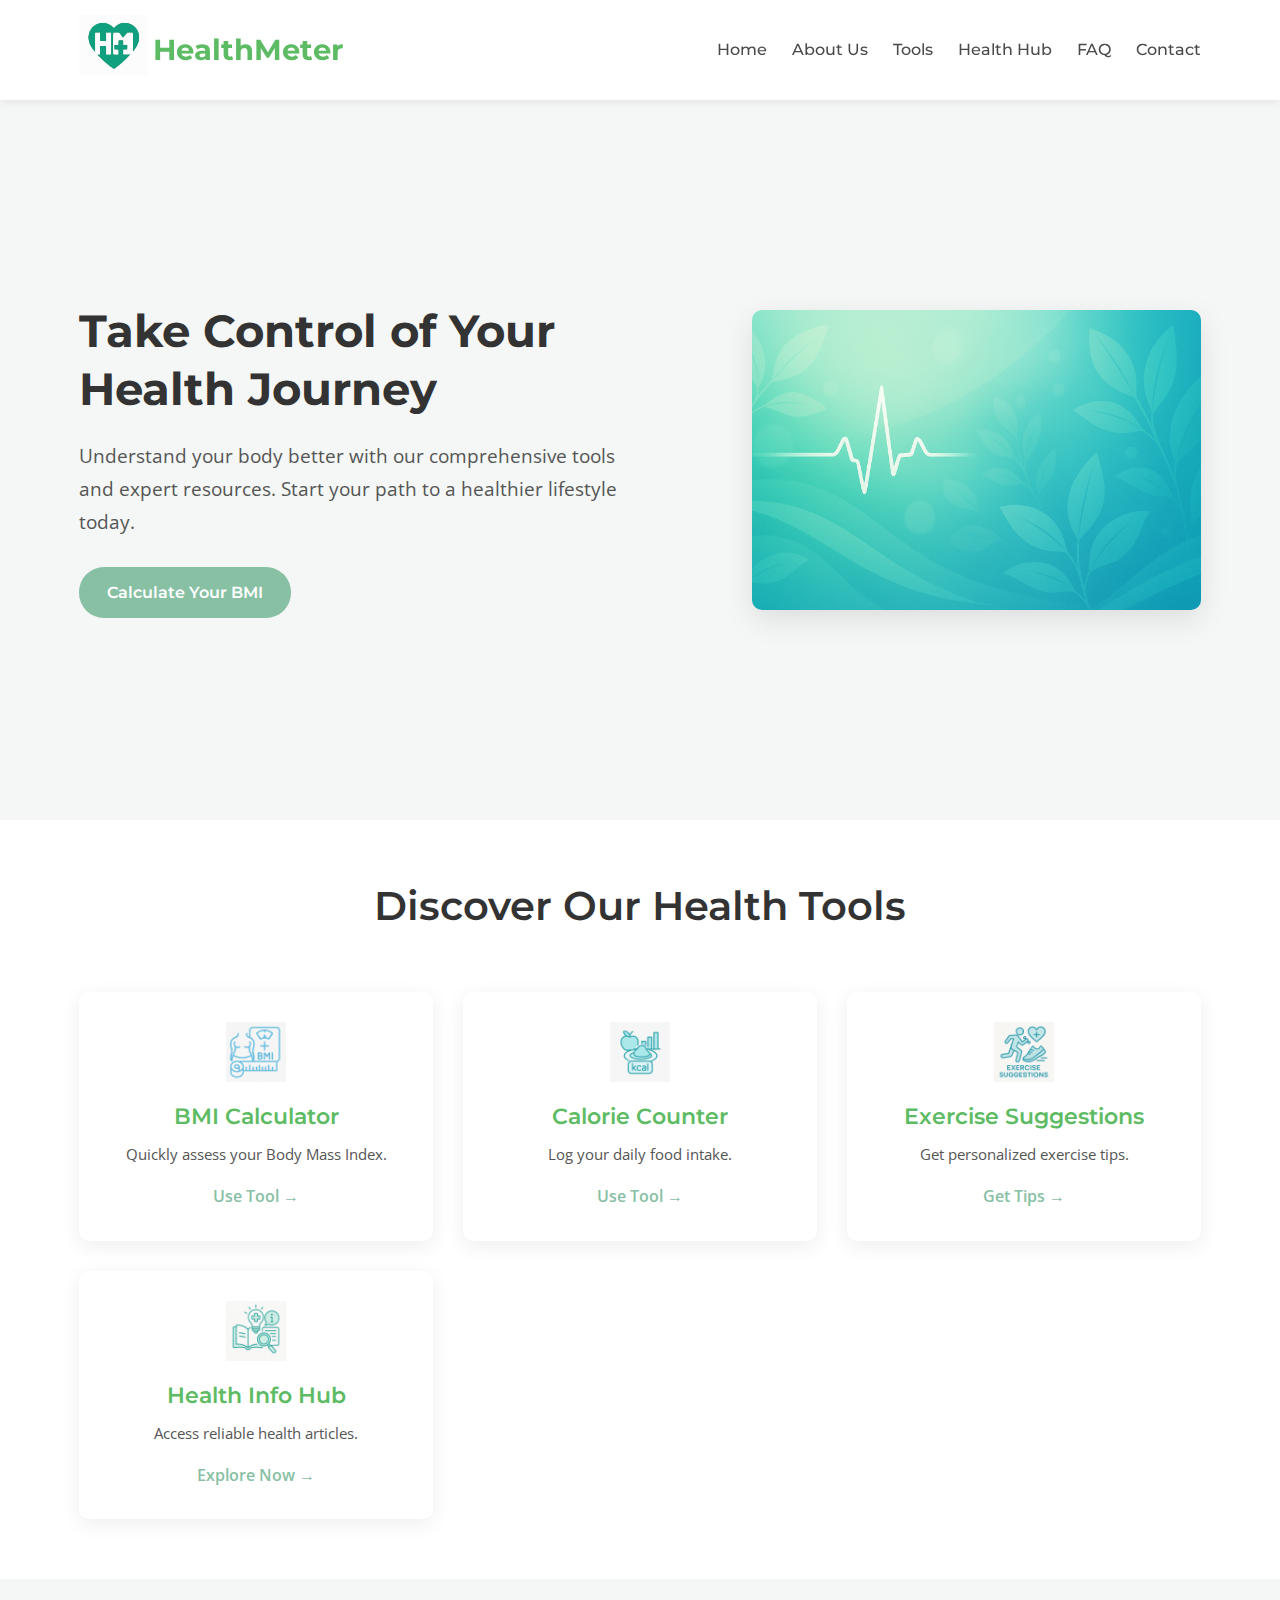
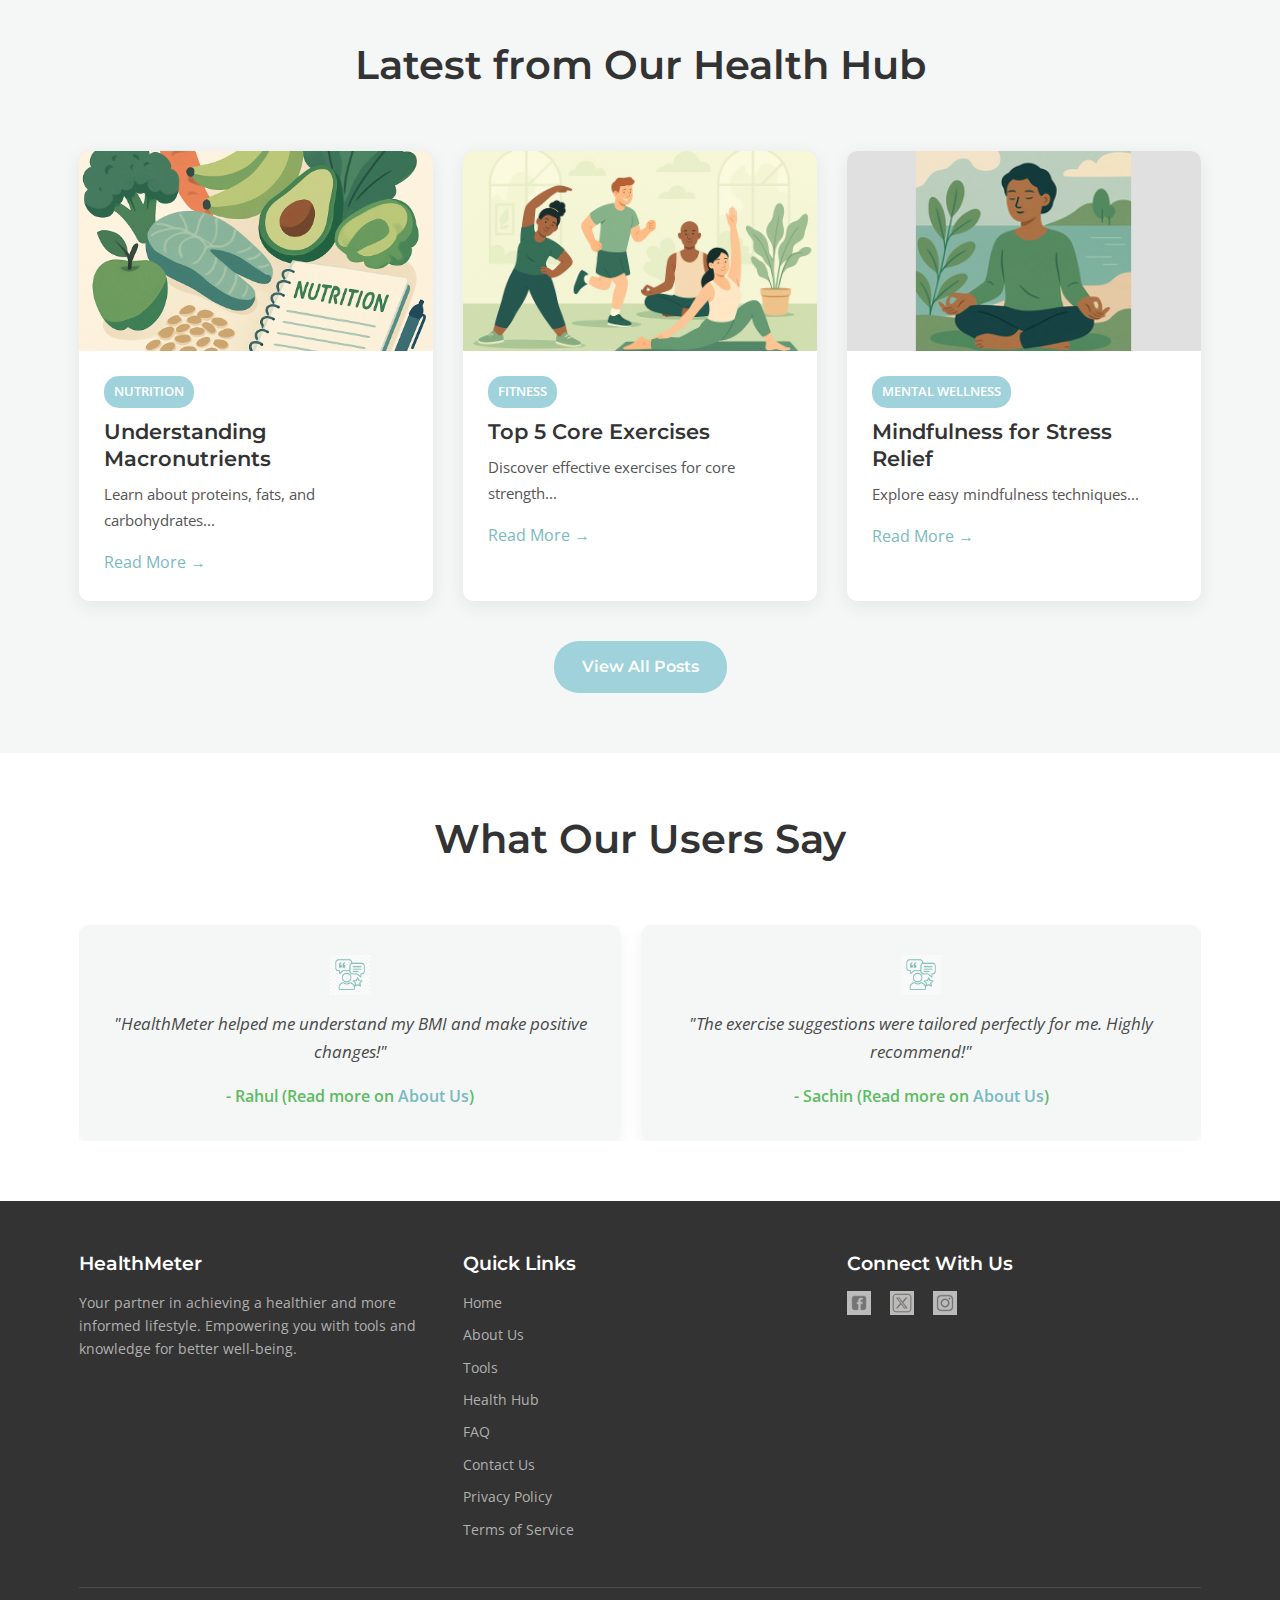
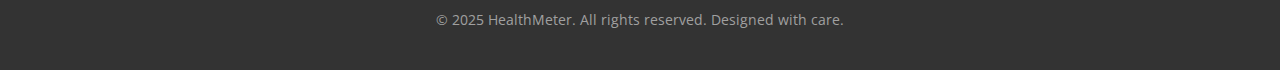
<file: index.html>
<!DOCTYPE html>
<html lang="en">
<head>
    <meta charset="UTF-8">
    <meta name="viewport" content="width=device-width, initial-scale=1.0">
    <title>HealthMeter - Your Path to a Healthier Lifestyle</title>
    <link rel="preconnect" href="https://fonts.googleapis.com">
    <link rel="preconnect" href="https://fonts.gstatic.com" crossorigin>
    <link href="https://fonts.googleapis.com/css2?family=Montserrat:wght@400;500;600;700&family=Open+Sans:wght@400;600&display=swap" rel="stylesheet">
    <link rel="stylesheet" href="css/style.css">
</head>
<body>
    <header class="site-header">
        <div class="container">
            <div class="logo-container">
                <img src="images/health_logo.png" alt="HealthMeter Logo" class="logo">
                <a href="index.html" class="logo-text">HealthMeter</a>
            </div>
            <nav class="main-nav">
                <ul>
                    <li><a href="index.html">Home</a></li>
                    <li><a href="about.html">About Us</a></li>
                    <li><a href="tools.html">Tools</a></li>
                    <li><a href="blog.html">Health Hub</a></li>
                    <li><a href="faq.html">FAQ</a></li>
                    <li><a href="contact.html">Contact</a></li>
                </ul>
            </nav>
            <button class="mobile-nav-toggle" aria-label="Toggle navigation">Menu</button>
        </div>
    </header>
    <main>
        <section id="hero" class="hero-section">
            <div class="container">
                <div class="hero-content">
                    <h1>Take Control of Your Health Journey</h1>
                    <p>Understand your body better with our comprehensive tools and expert resources. Start your path to a healthier lifestyle today.</p>
                    <a href="tools.html#bmi-calculator-section" class="cta-button primary-cta">Calculate Your BMI</a>
                </div>
                <div class="hero-image-placeholder">
                    <img src="images/hero_image_v2.png" alt="Healthy lifestyle illustration">
                </div>
            </div>
        </section>

        <section id="features-overview" class="features-section">
            <div class="container">
                <h2 class="section-title">Discover Our Health Tools</h2>
                <div class="features-grid">
                    <div class="feature-item">
                        <img src="images/icon_bmi_calculator.png" alt="BMI Calculator Icon" class="feature-icon">
                        <h3>BMI Calculator</h3>
                        <p>Quickly assess your Body Mass Index.</p>
                        <a href="tools.html#bmi-calculator-section" class="learn-more-link">Use Tool &rarr;</a>
                    </div>
                    <div class="feature-item">
                        <img src="images/icon_calorie_counter.png" alt="Calorie Counter Icon" class="feature-icon">
                        <h3>Calorie Counter</h3>
                        <p>Log your daily food intake.</p>
                        <a href="tools.html#calorie-counter-section" class="learn-more-link">Use Tool &rarr;</a>
                    </div>
                    <div class="feature-item">
                        <img src="images/icon_exercise_suggestions.png" alt="Exercise Suggestions Icon" class="feature-icon">
                        <h3>Exercise Suggestions</h3>
                        <p>Get personalized exercise tips.</p>
                        <a href="tools.html#exercise-suggestions-section" class="learn-more-link">Get Tips &rarr;</a>
                    </div>
                    <div class="feature-item">
                        <img src="images/icon_health_info_hub.png" alt="Health Info Hub Icon" class="feature-icon">
                        <h3>Health Info Hub</h3>
                        <p>Access reliable health articles.</p>
                        <a href="blog.html" class="learn-more-link">Explore Now &rarr;</a>
                    </div>
                </div>
            </div>
        </section>

        <section id="blog-highlights" class="blog-section alternate-bg">
            <div class="container">
                <h2 class="section-title">Latest from Our Health Hub</h2>
                <div class="blog-grid">
                    <article class="blog-post-item">
                        <img src="images/placeholder_blog1.png" alt="Blog post thumbnail" class="blog-thumbnail">
                        <div class="blog-post-content">
                            <span class="blog-post-category">Nutrition</span>
                            <h3>Understanding Macronutrients</h3>
                            <p>Learn about proteins, fats, and carbohydrates...</p>
                            <a href="blog.html#article1" class="read-more-link">Read More &rarr;</a> <!-- Placeholder link -->
                        </div>
                    </article>
                    <article class="blog-post-item">
                        <img src="images/placeholder_blog2.png" alt="Blog post thumbnail" class="blog-thumbnail">
                        <div class="blog-post-content">
                            <span class="blog-post-category">Fitness</span>
                            <h3>Top 5 Core Exercises</h3>
                            <p>Discover effective exercises for core strength...</p>
                            <a href="blog.html#article2" class="read-more-link">Read More &rarr;</a> <!-- Placeholder link -->
                        </div>
                    </article>
                    <article class="blog-post-item">
                        <img src="images/placeholder_blog3.png" alt="Blog post thumbnail" class="blog-thumbnail">
                        <div class="blog-post-content">
                            <span class="blog-post-category">Mental Wellness</span>
                            <h3>Mindfulness for Stress Relief</h3>
                            <p>Explore easy mindfulness techniques...</p>
                            <a href="blog.html#article3" class="read-more-link">Read More &rarr;</a> <!-- Placeholder link -->
                        </div>
                    </article>
                </div>
                <div class="text-center">
                    <a href="blog.html" class="btn secondary-btn">View All Posts</a>
                </div>
            </div>
        </section>

        <section id="testimonial-snippets" class="testimonials-section">
            <div class="container">
                <h2 class="section-title">What Our Users Say</h2>
                <div class="testimonial-slider">
                    <div class="testimonial-item">
                        <img src="images/icon_testimonials.png" alt="Testimonial Icon" class="testimonial-icon">
                        <blockquote>
                            <p>"HealthMeter helped me understand my BMI and make positive changes!"</p>
                            <footer>- Rahul (Read more on <a href="about.html#testimonials">About Us</a>)</footer>
                        </blockquote>
                    </div>
                     <div class="testimonial-item">
                         <img src="images/icon_testimonials.png" alt="Testimonial Icon" class="testimonial-icon">
                        <blockquote>
                            <p>"The exercise suggestions were tailored perfectly for me. Highly recommend!"</p>
                            <footer>- Sachin (Read more on <a href="about.html#testimonials">About Us</a>)</footer>
                        </blockquote>
                    </div>
                </div>
            </div>
        </section>

    </main>
    <footer class="site-footer">
        <div class="container">
            <div class="footer-content">
                <div class="footer-about">
                    <h4>HealthMeter</h4>
                    <p>Your partner in achieving a healthier and more informed lifestyle. Empowering you with tools and knowledge for better well-being.</p>
                </div>
                <div class="footer-links">
                    <h4>Quick Links</h4>
                    <ul>
                        <li><a href="index.html">Home</a></li>
                        <li><a href="about.html">About Us</a></li>
                        <li><a href="tools.html">Tools</a></li>
                        <li><a href="blog.html">Health Hub</a></li>
                        <li><a href="faq.html">FAQ</a></li>
                        <li><a href="contact.html">Contact Us</a></li>
                        <li><a href="privacy.html">Privacy Policy</a></li>
                        <li><a href="terms.html">Terms of Service</a></li>
                    </ul>
                </div>
                <div class="footer-social">
                    <h4>Connect With Us</h4>
                    <a href="#" aria-label="Facebook"><img src="images/icon_facebook.png" alt="Facebook"></a>
                    <a href="#" aria-label="Twitter"><img src="images/icon_twitter.png" alt="Twitter"></a>
                    <a href="#" aria-label="Instagram"><img src="images/icon_instagram.png" alt="Instagram"></a>
                </div>
            </div>
            <div class="footer-bottom">
                <p>&copy; 2025 HealthMeter. All rights reserved. Designed with care.</p>
            </div>
        </div>
    </footer>
    <script src="js/script.js"></script>
    <script>
    window.watsonAssistantChatOptions = {
        integrationID: "df5f1893-15cf-4bb0-b3eb-18c5e541cf67", // The ID of this integration.
        region: "au-syd", // The region your integration is hosted in.
        serviceInstanceID: "815ddf15-c6c3-4ef9-956b-935089dfc7c9", // The ID of your service instance.
        onLoad: async (instance) => { await instance.render(); }
    };
    setTimeout(function(){
        const t=document.createElement('script');
        t.src="https://web-chat.global.assistant.watson.appdomain.cloud/versions/" + (window.watsonAssistantChatOptions.clientVersion || 'latest') + "/WatsonAssistantChatEntry.js";
        document.head.appendChild(t);
  });
    </script>
</body>
</html>
</file>
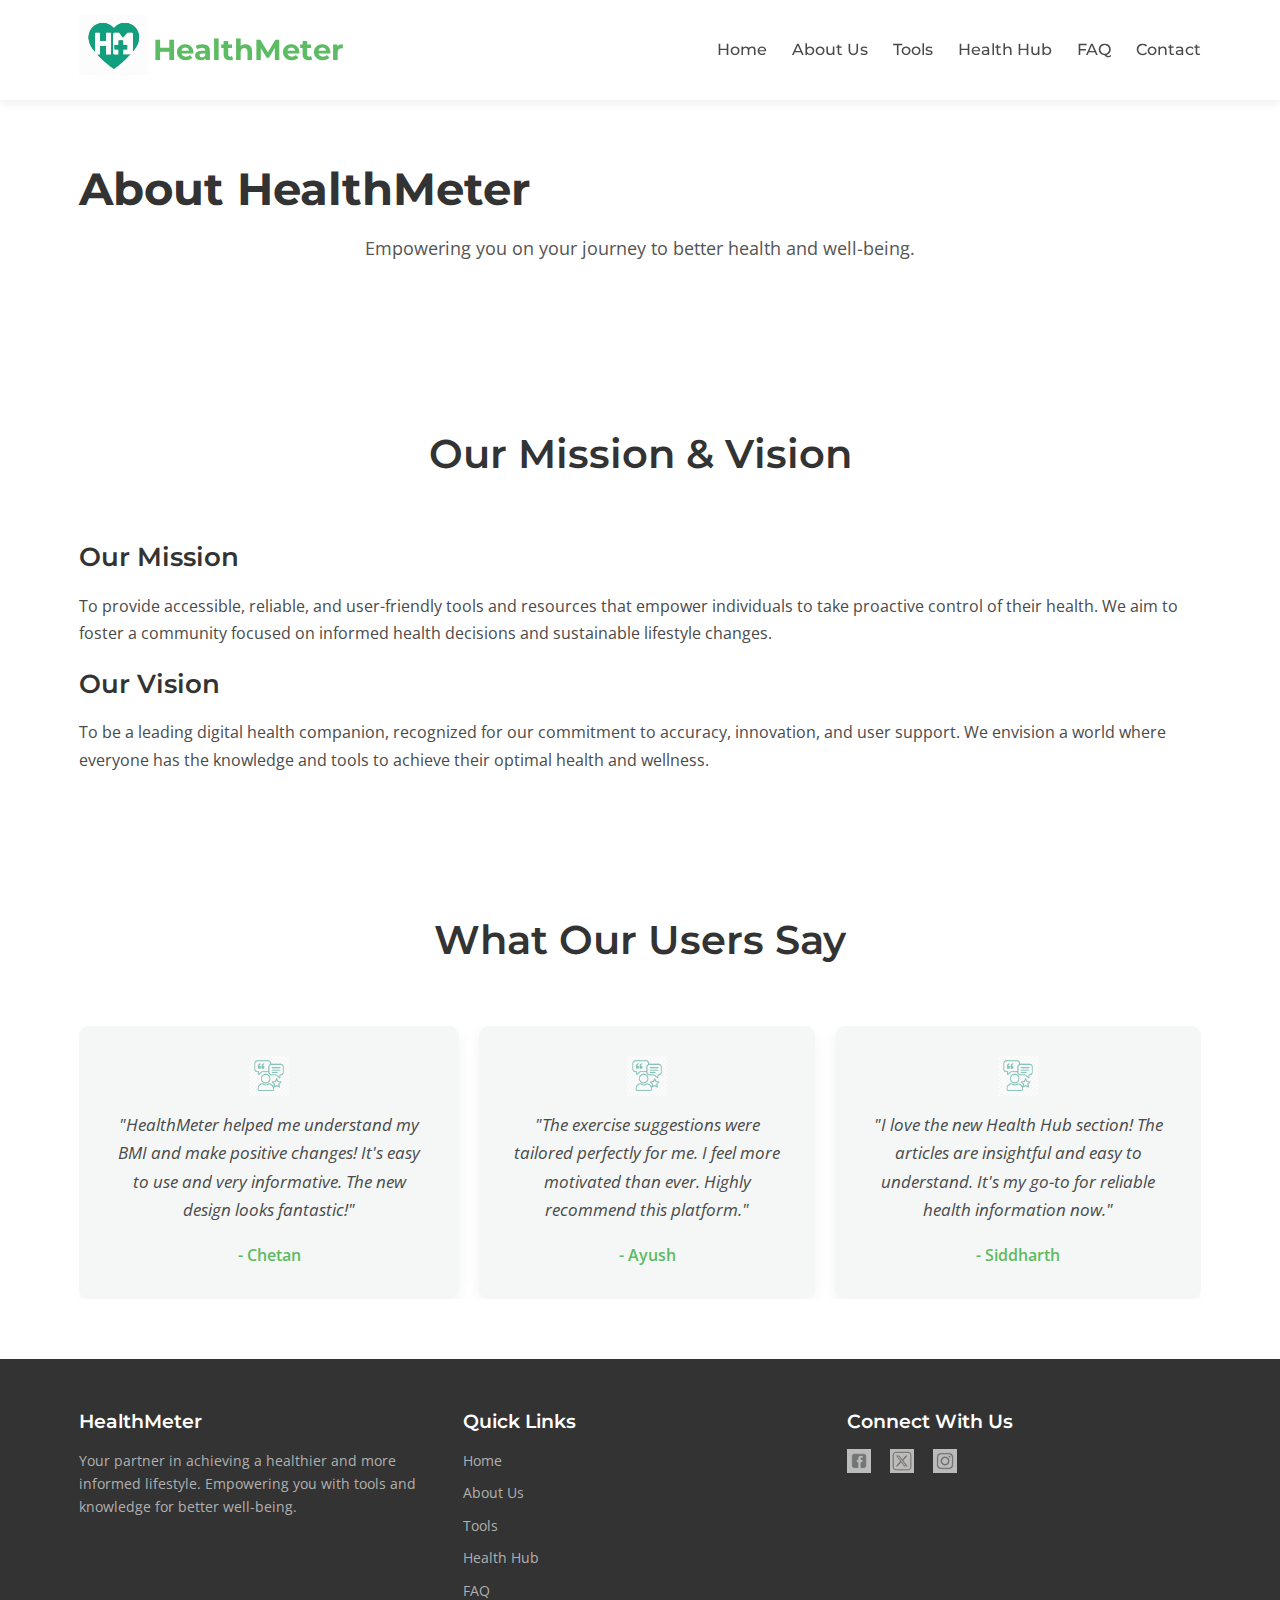
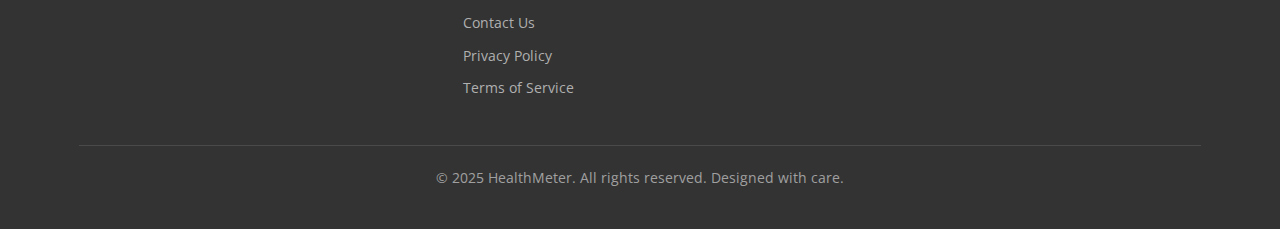
<file: about.html>
<!DOCTYPE html>
<html lang="en">
<head>
    <meta charset="UTF-8">
    <meta name="viewport" content="width=device-width, initial-scale=1.0">
    <title>About HealthMeter - Our Mission and Values</title>
    <link rel="preconnect" href="https://fonts.googleapis.com">
    <link rel="preconnect" href="https://fonts.gstatic.com" crossorigin>
    <link href="https://fonts.googleapis.com/css2?family=Montserrat:wght@400;500;600;700&family=Open+Sans:wght@400;600&display=swap" rel="stylesheet">
    <link rel="stylesheet" href="css/style.css">
</head>
<body>
    <header class="site-header">
        <div class="container">
            <div class="logo-container">
                <img src="images/health_logo.png" alt="HealthMeter Logo" class="logo">
                <a href="index.html" class="logo-text">HealthMeter</a>
            </div>
            <nav class="main-nav">
                <ul>
                    <li><a href="index.html">Home</a></li>
                    <li><a href="about.html">About Us</a></li>
                    <li><a href="tools.html">Tools</a></li>
                    <li><a href="blog.html">Health Hub</a></li>
                    <li><a href="faq.html">FAQ</a></li>
                    <li><a href="contact.html">Contact</a></li>
                </ul>
            </nav>
            <button class="mobile-nav-toggle" aria-label="Toggle navigation">Menu</button>
        </div>
    </header>
    <main>
        <section id="about-intro" class="content-section page-hero-section">
            <div class="container">
                <h1 class="page-title">About HealthMeter</h1>
                <p class="section-subtitle">Empowering you on your journey to better health and well-being.</p>
            </div>
        </section>

        <section id="mission-vision" class="content-section">
            <div class="container">
                <h2 class="section-title">Our Mission & Vision</h2>
                <div class="mission-content">
                    <h3>Our Mission</h3>
                    <p>To provide accessible, reliable, and user-friendly tools and resources that empower individuals to take proactive control of their health. We aim to foster a community focused on informed health decisions and sustainable lifestyle changes.</p>
                    <h3>Our Vision</h3>
                    <p>To be a leading digital health companion, recognized for our commitment to accuracy, innovation, and user support. We envision a world where everyone has the knowledge and tools to achieve their optimal health and wellness.</p>
                    <!-- Optional: Add more about company values or history here -->
                </div>
            </div>
        </section>

        <section id="testimonials" class="testimonials-section alternate-bg">
            <div class="container">
                <h2 class="section-title">What Our Users Say</h2>
                <div class="testimonial-slider">
                    <div class="testimonial-item">
                        <img src="images/icon_testimonials.png" alt="Testimonial Icon" class="testimonial-icon">
                        <blockquote>
                            <p>"HealthMeter helped me understand my BMI and make positive changes! It's easy to use and very informative. The new design looks fantastic!"</p>
                            <footer>- Chetan</footer>
                        </blockquote>
                    </div>
                    <div class="testimonial-item">
                         <img src="images/icon_testimonials.png" alt="Testimonial Icon" class="testimonial-icon">
                        <blockquote>
                            <p>"The exercise suggestions were tailored perfectly for me. I feel more motivated than ever. Highly recommend this platform."</p>
                            <footer>- Ayush</footer>
                        </blockquote>
                    </div>
                    <div class="testimonial-item">
                         <img src="images/icon_testimonials.png" alt="Testimonial Icon" class="testimonial-icon">
                        <blockquote>
                            <p>"I love the new Health Hub section! The articles are insightful and easy to understand. It's my go-to for reliable health information now."</p>
                            <footer>- Siddharth</footer>
                        </blockquote>
                    </div>
                    <!-- Add more testimonials as needed -->
                </div>
            </div>
        </section>

    </main>
    <footer class="site-footer">
        <div class="container">
            <div class="footer-content">
                <div class="footer-about">
                    <h4>HealthMeter</h4>
                    <p>Your partner in achieving a healthier and more informed lifestyle. Empowering you with tools and knowledge for better well-being.</p>
                </div>
                <div class="footer-links">
                    <h4>Quick Links</h4>
                    <ul>
                        <li><a href="index.html">Home</a></li>
                        <li><a href="about.html">About Us</a></li>
                        <li><a href="tools.html">Tools</a></li>
                        <li><a href="blog.html">Health Hub</a></li>
                        <li><a href="faq.html">FAQ</a></li>
                        <li><a href="contact.html">Contact Us</a></li>
                        <li><a href="privacy.html">Privacy Policy</a></li>
                        <li><a href="terms.html">Terms of Service</a></li>
                    </ul>
                </div>
                <div class="footer-social">
                    <h4>Connect With Us</h4>
                    <a href="#" aria-label="Facebook"><img src="images/icon_facebook.png" alt="Facebook"></a>
                    <a href="#" aria-label="Twitter"><img src="images/icon_twitter.png" alt="Twitter"></a>
                    <a href="#" aria-label="Instagram"><img src="images/icon_instagram.png" alt="Instagram"></a>
                </div>
            </div>
            <div class="footer-bottom">
                <p>&copy; 2025 HealthMeter. All rights reserved. Designed with care.</p>
            </div>
        </div>
    </footer>
    <script src="js/script.js"></script>
</body>
</html>
</file>
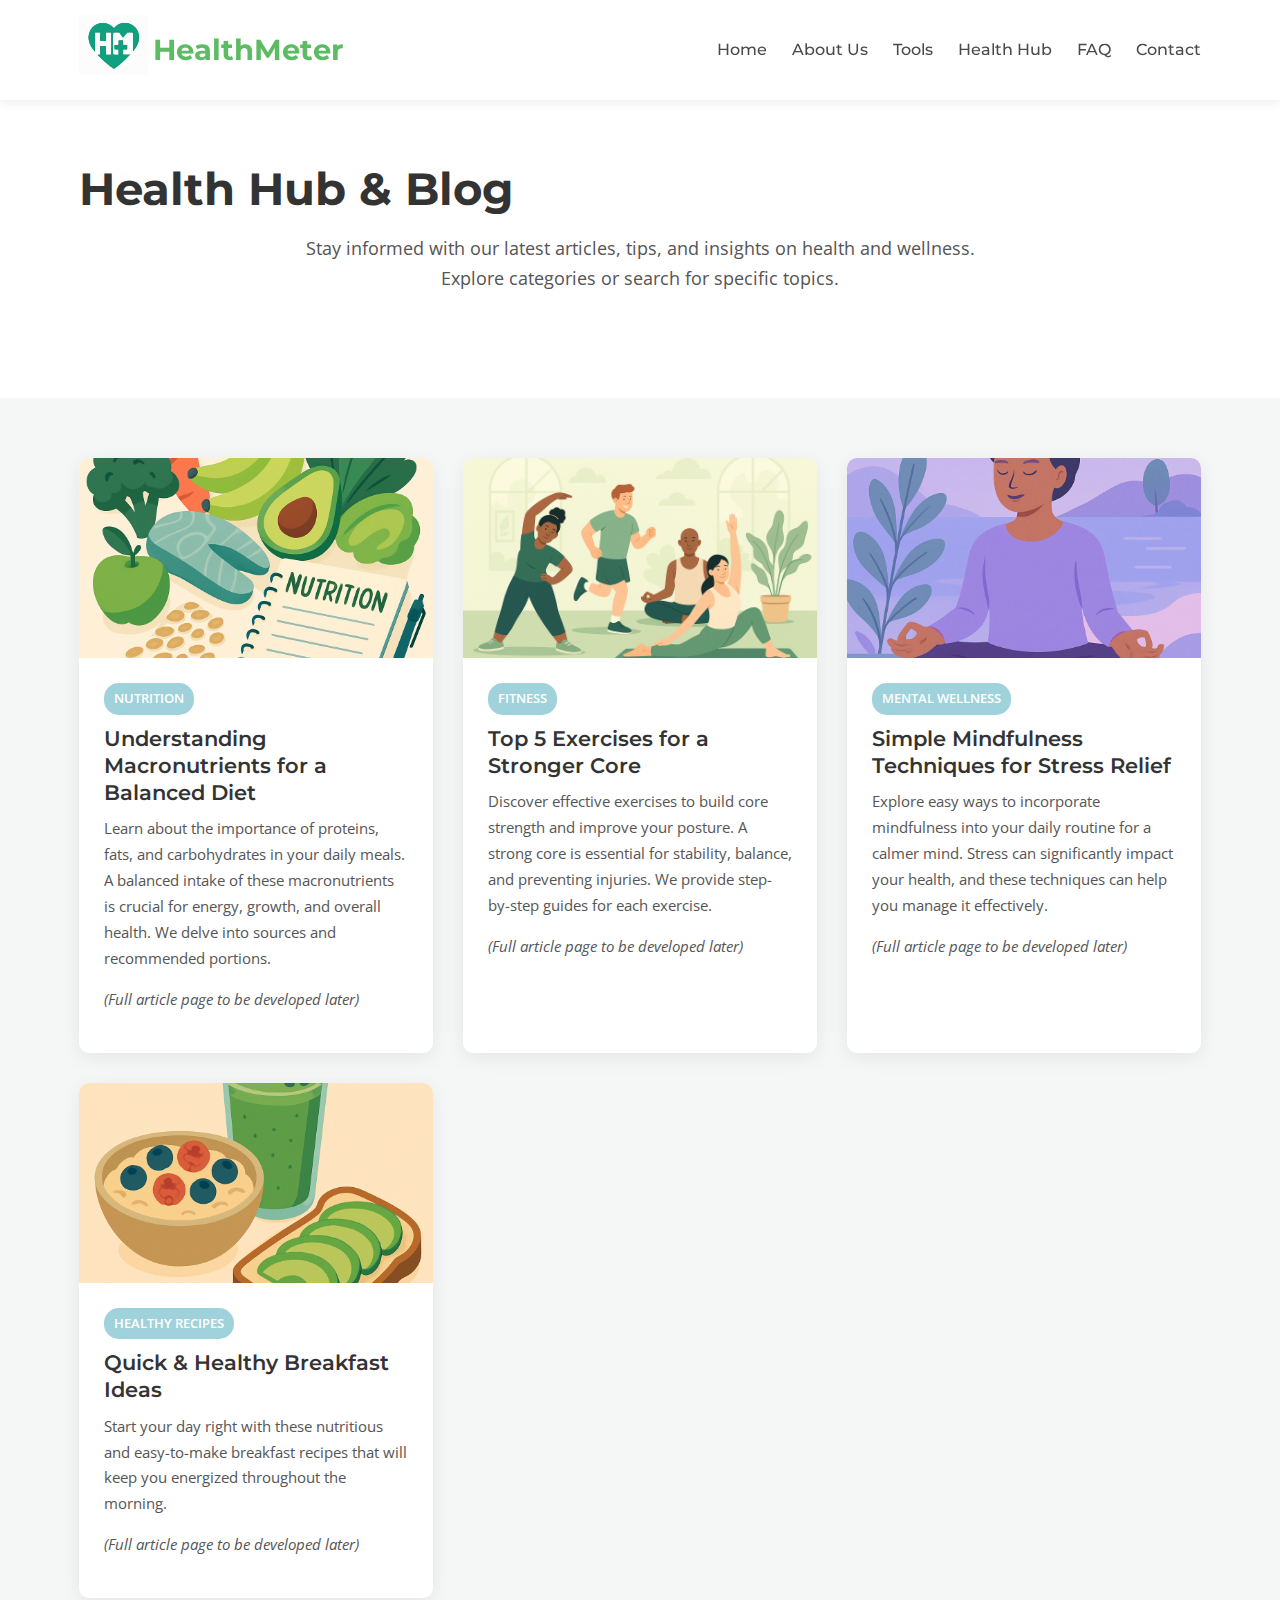
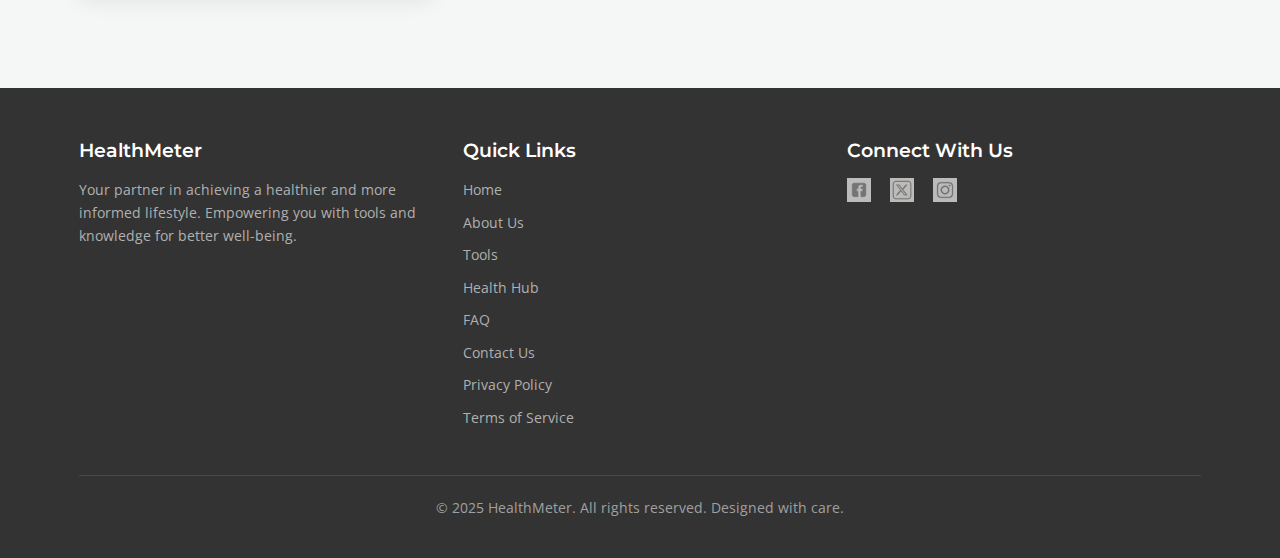
<file: blog.html>
<!DOCTYPE html>
<html lang="en">
<head>
    <meta charset="UTF-8">
    <meta name="viewport" content="width=device-width, initial-scale=1.0">
    <title>Health Hub & Blog - Articles and Tips | HealthMeter</title>
    <link rel="preconnect" href="https://fonts.googleapis.com">
    <link rel="preconnect" href="https://fonts.gstatic.com" crossorigin>
    <link href="https://fonts.googleapis.com/css2?family=Montserrat:wght@400;500;600;700&family=Open+Sans:wght@400;600&display=swap" rel="stylesheet">
    <link rel="stylesheet" href="css/style.css">
</head>
<body>
    <header class="site-header">
        <div class="container">
            <div class="logo-container">
                <img src="images/health_logo.png" alt="HealthMeter Logo" class="logo">
                <a href="index.html" class="logo-text">HealthMeter</a>
            </div>
            <nav class="main-nav">
                <ul>
                    <li><a href="index.html">Home</a></li>
                    <li><a href="about.html">About Us</a></li>
                    <li><a href="tools.html">Tools</a></li>
                    <li><a href="blog.html">Health Hub</a></li>
                    <li><a href="faq.html">FAQ</a></li>
                    <li><a href="contact.html">Contact</a></li>
                </ul>
            </nav>
            <button class="mobile-nav-toggle" aria-label="Toggle navigation">Menu</button>
        </div>
    </header>
    <main>
        <section id="blog-main" class="blog-section page-hero-section">
            <div class="container">
                <h1 class="page-title">Health Hub & Blog</h1>
                <p class="section-subtitle">Stay informed with our latest articles, tips, and insights on health and wellness. Explore categories or search for specific topics.</p>
                <!-- Optional: Add search bar or category filters here later -->
            </div>
        </section>

        <section id="blog-posts-list" class="blog-section alternate-bg">
            <div class="container">
                <div class="blog-grid">
                    <article class="blog-post-item" id="article1">
                        <img src="images/blog_nutrition_v2.png" alt="Blog post thumbnail - Nutrition" class="blog-thumbnail">
                        <div class="blog-post-content">
                            <span class="blog-post-category">Nutrition</span>
                            <h3>Understanding Macronutrients for a Balanced Diet</h3>
                            <p>Learn about the importance of proteins, fats, and carbohydrates in your daily meals. A balanced intake of these macronutrients is crucial for energy, growth, and overall health. We delve into sources and recommended portions.</p>
                            <!-- <a href="article-detail.html?id=1" class="read-more-link">Read More &rarr;</a> -->
                            <p><em>(Full article page to be developed later)</em></p>
                        </div>
                    </article>
                    <article class="blog-post-item" id="article2">
                        <img src="images/blog_fitness_v2.png" alt="Blog post thumbnail - Fitness" class="blog-thumbnail">
                        <div class="blog-post-content">
                            <span class="blog-post-category">Fitness</span>
                            <h3>Top 5 Exercises for a Stronger Core</h3>
                            <p>Discover effective exercises to build core strength and improve your posture. A strong core is essential for stability, balance, and preventing injuries. We provide step-by-step guides for each exercise.</p>
                            <!-- <a href="article-detail.html?id=2" class="read-more-link">Read More &rarr;</a> -->
                            <p><em>(Full article page to be developed later)</em></p>
                        </div>
                    </article>
                    <article class="blog-post-item" id="article3">
                        <img src="images/blog_mental_wellness_v2.png" alt="Blog post thumbnail - Mental Wellness" class="blog-thumbnail">
                        <div class="blog-post-content">
                            <span class="blog-post-category">Mental Wellness</span>
                            <h3>Simple Mindfulness Techniques for Stress Relief</h3>
                            <p>Explore easy ways to incorporate mindfulness into your daily routine for a calmer mind. Stress can significantly impact your health, and these techniques can help you manage it effectively.</p>
                            <!-- <a href="article-detail.html?id=3" class="read-more-link">Read More &rarr;</a> -->
                            <p><em>(Full article page to be developed later)</em></p>
                        </div>
                    </article>
                    <!-- Add more placeholder blog posts as needed -->
                     <article class="blog-post-item">
                        <img src="images/blog_recipes_v2.png" alt="Blog post thumbnail - Healthy Recipes" class="blog-thumbnail">
                        <div class="blog-post-content">
                            <span class="blog-post-category">Healthy Recipes</span>
                            <h3>Quick & Healthy Breakfast Ideas</h3>
                            <p>Start your day right with these nutritious and easy-to-make breakfast recipes that will keep you energized throughout the morning.</p>
                            <p><em>(Full article page to be developed later)</em></p>
                        </div>
                    </article>
                </div>
                <!-- Optional: Add pagination here if many posts -->
            </div>
        </section>

    </main>
    <footer class="site-footer">
        <div class="container">
            <div class="footer-content">
                <div class="footer-about">
                    <h4>HealthMeter</h4>
                    <p>Your partner in achieving a healthier and more informed lifestyle. Empowering you with tools and knowledge for better well-being.</p>
                </div>
                <div class="footer-links">
                    <h4>Quick Links</h4>
                    <ul>
                        <li><a href="index.html">Home</a></li>
                        <li><a href="about.html">About Us</a></li>
                        <li><a href="tools.html">Tools</a></li>
                        <li><a href="blog.html">Health Hub</a></li>
                        <li><a href="faq.html">FAQ</a></li>
                        <li><a href="contact.html">Contact Us</a></li>
                        <li><a href="privacy.html">Privacy Policy</a></li>
                        <li><a href="terms.html">Terms of Service</a></li>
                    </ul>
                </div>
                <div class="footer-social">
                    <h4>Connect With Us</h4>
                    <a href="#" aria-label="Facebook"><img src="images/icon_facebook.png" alt="Facebook"></a>
                    <a href="#" aria-label="Twitter"><img src="images/icon_twitter.png" alt="Twitter"></a>
                    <a href="#" aria-label="Instagram"><img src="images/icon_instagram.png" alt="Instagram"></a>
                </div>
            </div>
            <div class="footer-bottom">
                <p>&copy; 2025 HealthMeter. All rights reserved. Designed with care.</p>
            </div>
        </div>
    </footer>
    <script src="js/script.js"></script>
</body>
</html>
</file>
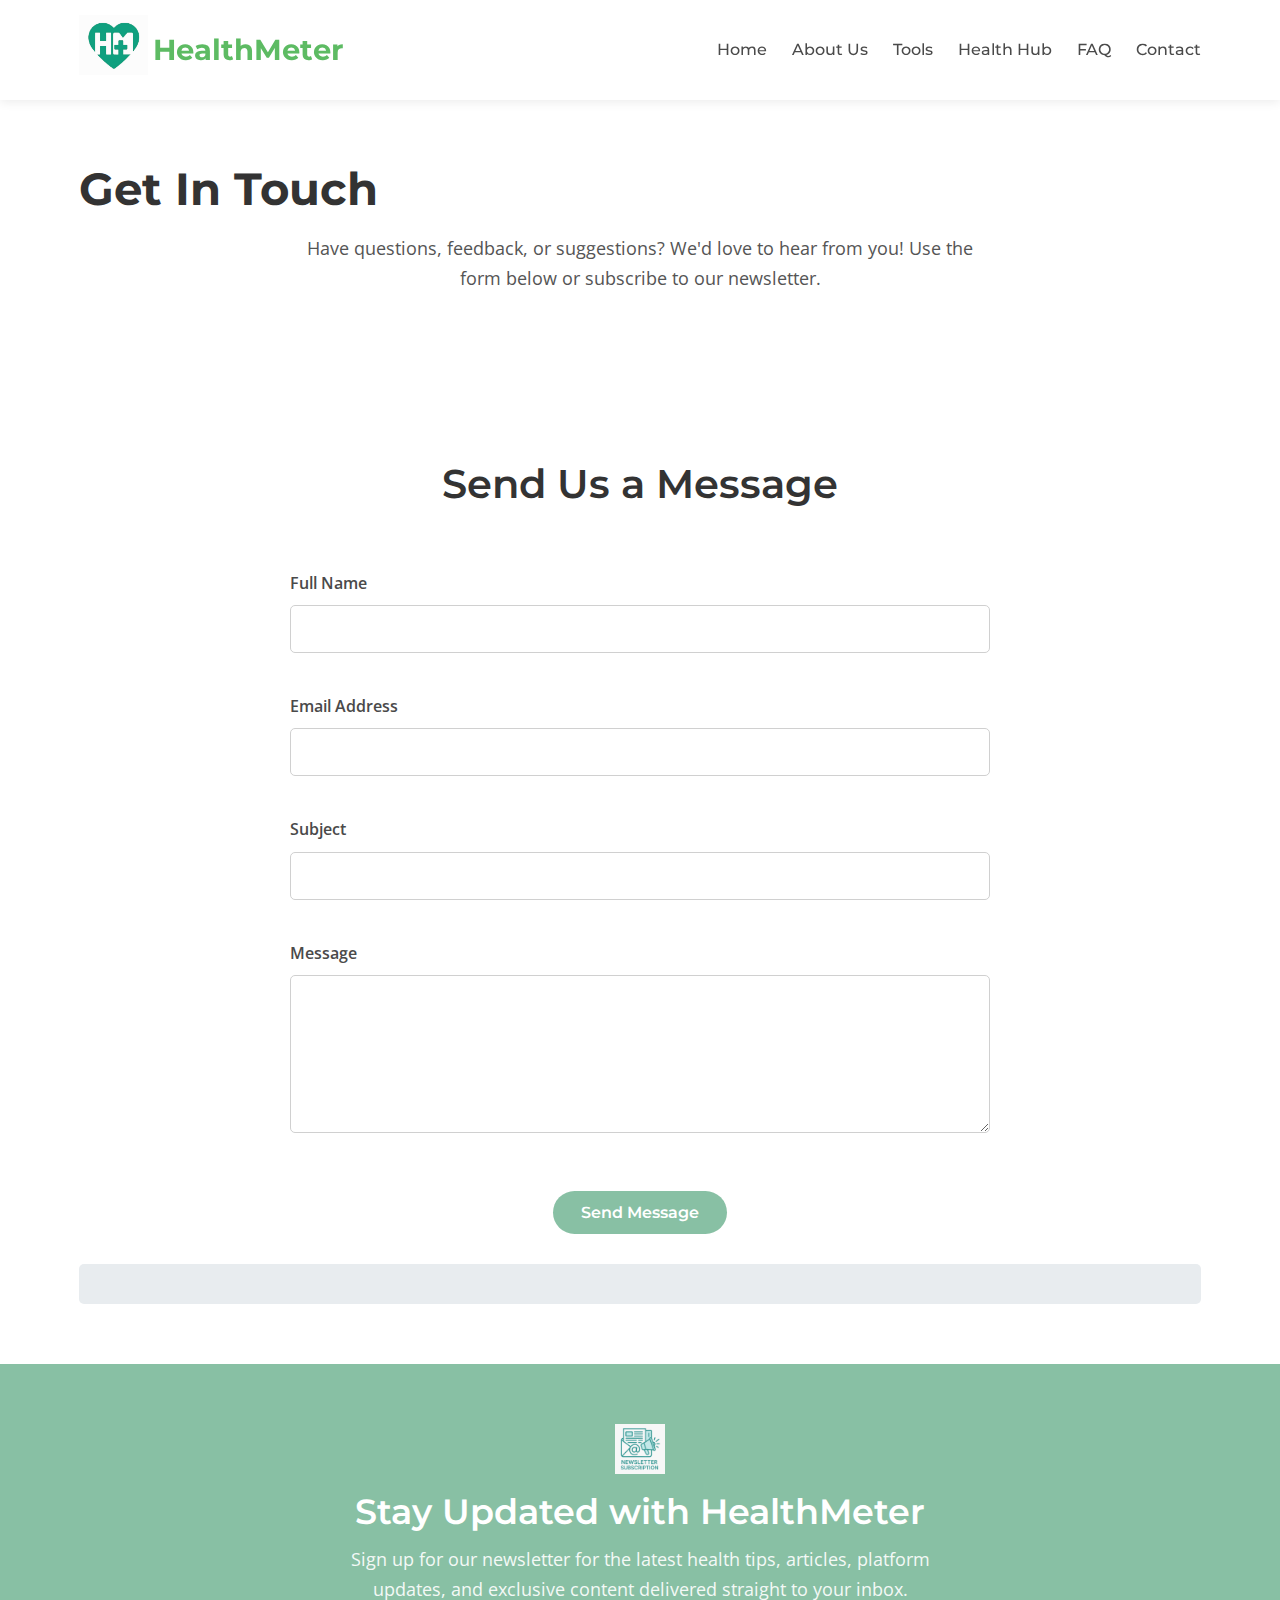
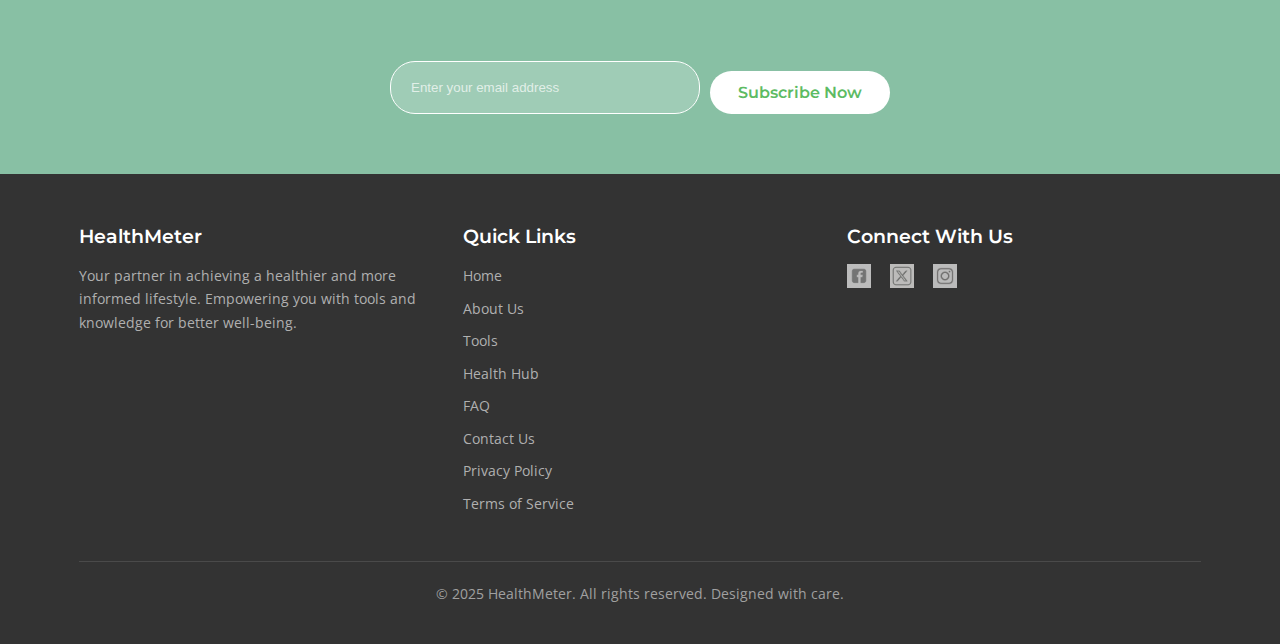
<file: contact.html>
<!DOCTYPE html>
<html lang="en">
<head>
    <meta charset="UTF-8">
    <meta name="viewport" content="width=device-width, initial-scale=1.0">
    <title>Contact Us - Get in Touch | HealthMeter</title>
    <link rel="preconnect" href="https://fonts.googleapis.com">
    <link rel="preconnect" href="https://fonts.gstatic.com" crossorigin>
    <link href="https://fonts.googleapis.com/css2?family=Montserrat:wght@400;500;600;700&family=Open+Sans:wght@400;600&display=swap" rel="stylesheet">
    <link rel="stylesheet" href="css/style.css">
</head>
<body>
    <header class="site-header">
        <div class="container">
            <div class="logo-container">
                <img src="images/health_logo.png" alt="HealthMeter Logo" class="logo">
                <a href="index.html" class="logo-text">HealthMeter</a>
            </div>
            <nav class="main-nav">
                <ul>
                    <li><a href="index.html">Home</a></li>
                    <li><a href="about.html">About Us</a></li>
                    <li><a href="tools.html">Tools</a></li>
                    <li><a href="blog.html">Health Hub</a></li>
                    <li><a href="faq.html">FAQ</a></li>
                    <li><a href="contact.html">Contact</a></li>
                </ul>
            </nav>
            <button class="mobile-nav-toggle" aria-label="Toggle navigation">Menu</button>
        </div>
    </header>
    <main>
        <section id="contact-main" class="contact-section page-hero-section">
            <div class="container">
                <h1 class="page-title">Get In Touch</h1>
                <p class="section-subtitle">Have questions, feedback, or suggestions? We'd love to hear from you! Use the form below or subscribe to our newsletter.</p>
            </div>
        </section>

        <section id="contact-form-section" class="contact-section">
            <div class="container">
                <h2 class="section-title">Send Us a Message</h2>
                <form id="contact-form" class="contact-form-grid">
                    <div class="form-group">
                        <label for="contact-name">Full Name</label>
                        <input type="text" id="contact-name" name="contact-name" required>
                    </div>
                    <div class="form-group">
                        <label for="contact-email">Email Address</label>
                        <input type="email" id="contact-email" name="contact-email" required>
                    </div>
                    <div class="form-group form-group-full">
                        <label for="contact-subject">Subject</label>
                        <input type="text" id="contact-subject" name="contact-subject" required>
                    </div>
                    <div class="form-group form-group-full">
                        <label for="contact-message">Message</label>
                        <textarea id="contact-message" name="contact-message" rows="6" required></textarea>
                    </div>
                    <div class="form-group-full text-center">
                        <button type="submit" class="btn primary-btn">Send Message</button>
                    </div>
                </form>
                <div id="contact-response" class="result-area">
                    <!-- Contact form response will be displayed here -->
                </div>
            </div>
        </section>

        <section id="newsletter" class="newsletter-section cta-section alternate-bg">
            <div class="container">
                <div class="newsletter-content">
                    <img src="images/icon_newsletter_subscription.png" alt="Newsletter Icon" class="newsletter-icon">
                    <h2>Stay Updated with HealthMeter</h2>
                    <p>Sign up for our newsletter for the latest health tips, articles, platform updates, and exclusive content delivered straight to your inbox.</p>
                </div>
                <form id="newsletter-form" class="newsletter-form-container">
                    <input type="email" id="email" name="email" placeholder="Enter your email address" required>
                    <button type="submit" class="btn primary-btn">Subscribe Now</button>
                </form>
            </div>
        </section>

    </main>
    <footer class="site-footer">
        <div class="container">
            <div class="footer-content">
                <div class="footer-about">
                    <h4>HealthMeter</h4>
                    <p>Your partner in achieving a healthier and more informed lifestyle. Empowering you with tools and knowledge for better well-being.</p>
                </div>
                <div class="footer-links">
                    <h4>Quick Links</h4>
                    <ul>
                        <li><a href="index.html">Home</a></li>
                        <li><a href="about.html">About Us</a></li>
                        <li><a href="tools.html">Tools</a></li>
                        <li><a href="blog.html">Health Hub</a></li>
                        <li><a href="faq.html">FAQ</a></li>
                        <li><a href="contact.html">Contact Us</a></li>
                        <li><a href="privacy.html">Privacy Policy</a></li>
                        <li><a href="terms.html">Terms of Service</a></li>
                    </ul>
                </div>
                <div class="footer-social">
                    <h4>Connect With Us</h4>
                    <a href="#" aria-label="Facebook"><img src="images/icon_facebook.png" alt="Facebook"></a>
                    <a href="#" aria-label="Twitter"><img src="images/icon_twitter.png" alt="Twitter"></a>
                    <a href="#" aria-label="Instagram"><img src="images/icon_instagram.png" alt="Instagram"></a>
                </div>
            </div>
            <div class="footer-bottom">
                <p>&copy; 2025 HealthMeter. All rights reserved. Designed with care.</p>
            </div>
        </div>
    </footer>
    <script src="js/script.js"></script>
</body>
</html>
</file>
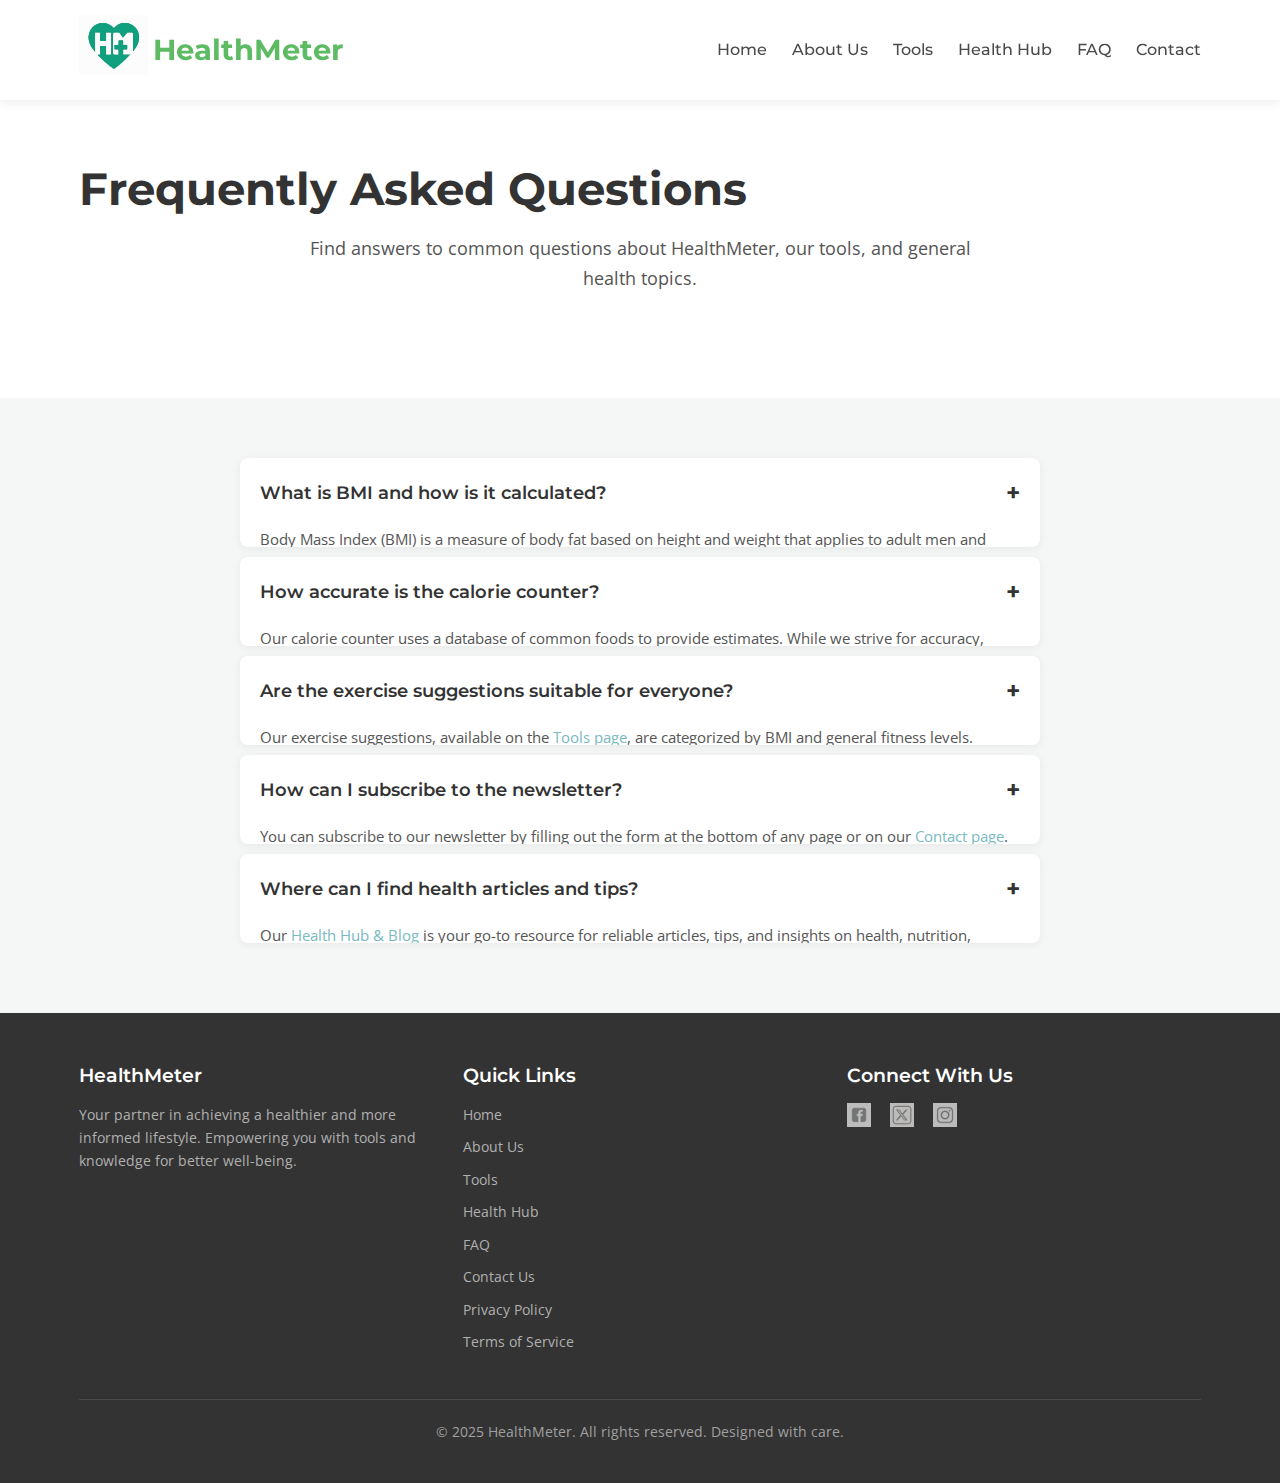
<file: faq.html>
<!DOCTYPE html>
<html lang="en">
<head>
    <meta charset="UTF-8">
    <meta name="viewport" content="width=device-width, initial-scale=1.0">
    <title>FAQ - Frequently Asked Questions | HealthMeter</title>
    <link rel="preconnect" href="https://fonts.googleapis.com">
    <link rel="preconnect" href="https://fonts.gstatic.com" crossorigin>
    <link href="https://fonts.googleapis.com/css2?family=Montserrat:wght@400;500;600;700&family=Open+Sans:wght@400;600&display=swap" rel="stylesheet">
    <link rel="stylesheet" href="css/style.css">
</head>
<body>
    <header class="site-header">
        <div class="container">
            <div class="logo-container">
                <img src="images/health_logo.png" alt="HealthMeter Logo" class="logo">
                <a href="index.html" class="logo-text">HealthMeter</a>
            </div>
            <nav class="main-nav">
                <ul>
                    <li><a href="index.html">Home</a></li>
                    <li><a href="about.html">About Us</a></li>
                    <li><a href="tools.html">Tools</a></li>
                    <li><a href="blog.html">Health Hub</a></li>
                    <li><a href="faq.html">FAQ</a></li>
                    <li><a href="contact.html">Contact</a></li>
                </ul>
            </nav>
            <button class="mobile-nav-toggle" aria-label="Toggle navigation">Menu</button>
        </div>
    </header>
    <main>
        <section id="faq-main" class="faq-section page-hero-section">
            <div class="container">
                <h1 class="page-title">Frequently Asked Questions</h1>
                <p class="section-subtitle">Find answers to common questions about HealthMeter, our tools, and general health topics.</p>
            </div>
        </section>

        <section id="faq-list" class="faq-section alternate-bg">
            <div class="container">
                <div class="faq-accordion">
                    <div class="faq-item">
                        <button class="faq-question">
                            <span>What is BMI and how is it calculated?</span>
                            <span class="faq-icon">+</span>
                        </button>
                        <div class="faq-answer">
                            <p>Body Mass Index (BMI) is a measure of body fat based on height and weight that applies to adult men and women. It is calculated by dividing your weight in kilograms by the square of your height in meters (kg/m²). Our BMI calculator on the <a href="tools.html#bmi-calculator-section">Tools page</a> can do this for you.</p>
                        </div>
                    </div>
                    <div class="faq-item">
                        <button class="faq-question">
                            <span>How accurate is the calorie counter?</span>
                            <span class="faq-icon">+</span>
                        </button>
                        <div class="faq-answer">
                            <p>Our calorie counter uses a database of common foods to provide estimates. While we strive for accuracy, individual nutritional values can vary. It's a great tool for general tracking and awareness. You can find it on our <a href="tools.html#calorie-counter-section">Tools page</a>.</p>
                        </div>
                    </div>
                    <div class="faq-item">
                        <button class="faq-question">
                            <span>Are the exercise suggestions suitable for everyone?</span>
                            <span class="faq-icon">+</span>
                        </button>
                        <div class="faq-answer">
                            <p>Our exercise suggestions, available on the <a href="tools.html#exercise-suggestions-section">Tools page</a>, are categorized by BMI and general fitness levels. However, it's always recommended to consult with a healthcare professional before starting any new exercise program, especially if you have underlying health conditions.</p>
                        </div>
                    </div>
                    <div class="faq-item">
                        <button class="faq-question">
                            <span>How can I subscribe to the newsletter?</span>
                            <span class="faq-icon">+</span>
                        </button>
                        <div class="faq-answer">
                            <p>You can subscribe to our newsletter by filling out the form at the bottom of any page or on our <a href="contact.html#newsletter">Contact page</a>. Stay updated with the latest health tips, articles, and platform updates!</p>
                        </div>
                    </div>
                     <div class="faq-item">
                        <button class="faq-question">
                            <span>Where can I find health articles and tips?</span>
                            <span class="faq-icon">+</span>
                        </button>
                        <div class="faq-answer">
                            <p>Our <a href="blog.html">Health Hub & Blog</a> is your go-to resource for reliable articles, tips, and insights on health, nutrition, fitness, and mental wellness.</p>
                        </div>
                    </div>
                    <!-- Add more FAQ items as needed -->
                </div>
            </div>
        </section>

    </main>
    <footer class="site-footer">
        <div class="container">
            <div class="footer-content">
                <div class="footer-about">
                    <h4>HealthMeter</h4>
                    <p>Your partner in achieving a healthier and more informed lifestyle. Empowering you with tools and knowledge for better well-being.</p>
                </div>
                <div class="footer-links">
                    <h4>Quick Links</h4>
                    <ul>
                        <li><a href="index.html">Home</a></li>
                        <li><a href="about.html">About Us</a></li>
                        <li><a href="tools.html">Tools</a></li>
                        <li><a href="blog.html">Health Hub</a></li>
                        <li><a href="faq.html">FAQ</a></li>
                        <li><a href="contact.html">Contact Us</a></li>
                        <li><a href="privacy.html">Privacy Policy</a></li>
                        <li><a href="terms.html">Terms of Service</a></li>
                    </ul>
                </div>
                <div class="footer-social">
                    <h4>Connect With Us</h4>
                    <a href="#" aria-label="Facebook"><img src="images/icon_facebook.png" alt="Facebook"></a>
                    <a href="#" aria-label="Twitter"><img src="images/icon_twitter.png" alt="Twitter"></a>
                    <a href="#" aria-label="Instagram"><img src="images/icon_instagram.png" alt="Instagram"></a>
                </div>
            </div>
            <div class="footer-bottom">
                <p>&copy; 2025 HealthMeter. All rights reserved. Designed with care.</p>
            </div>
        </div>
    </footer>
    <script src="js/script.js"></script>
</body>
</html>
</file>
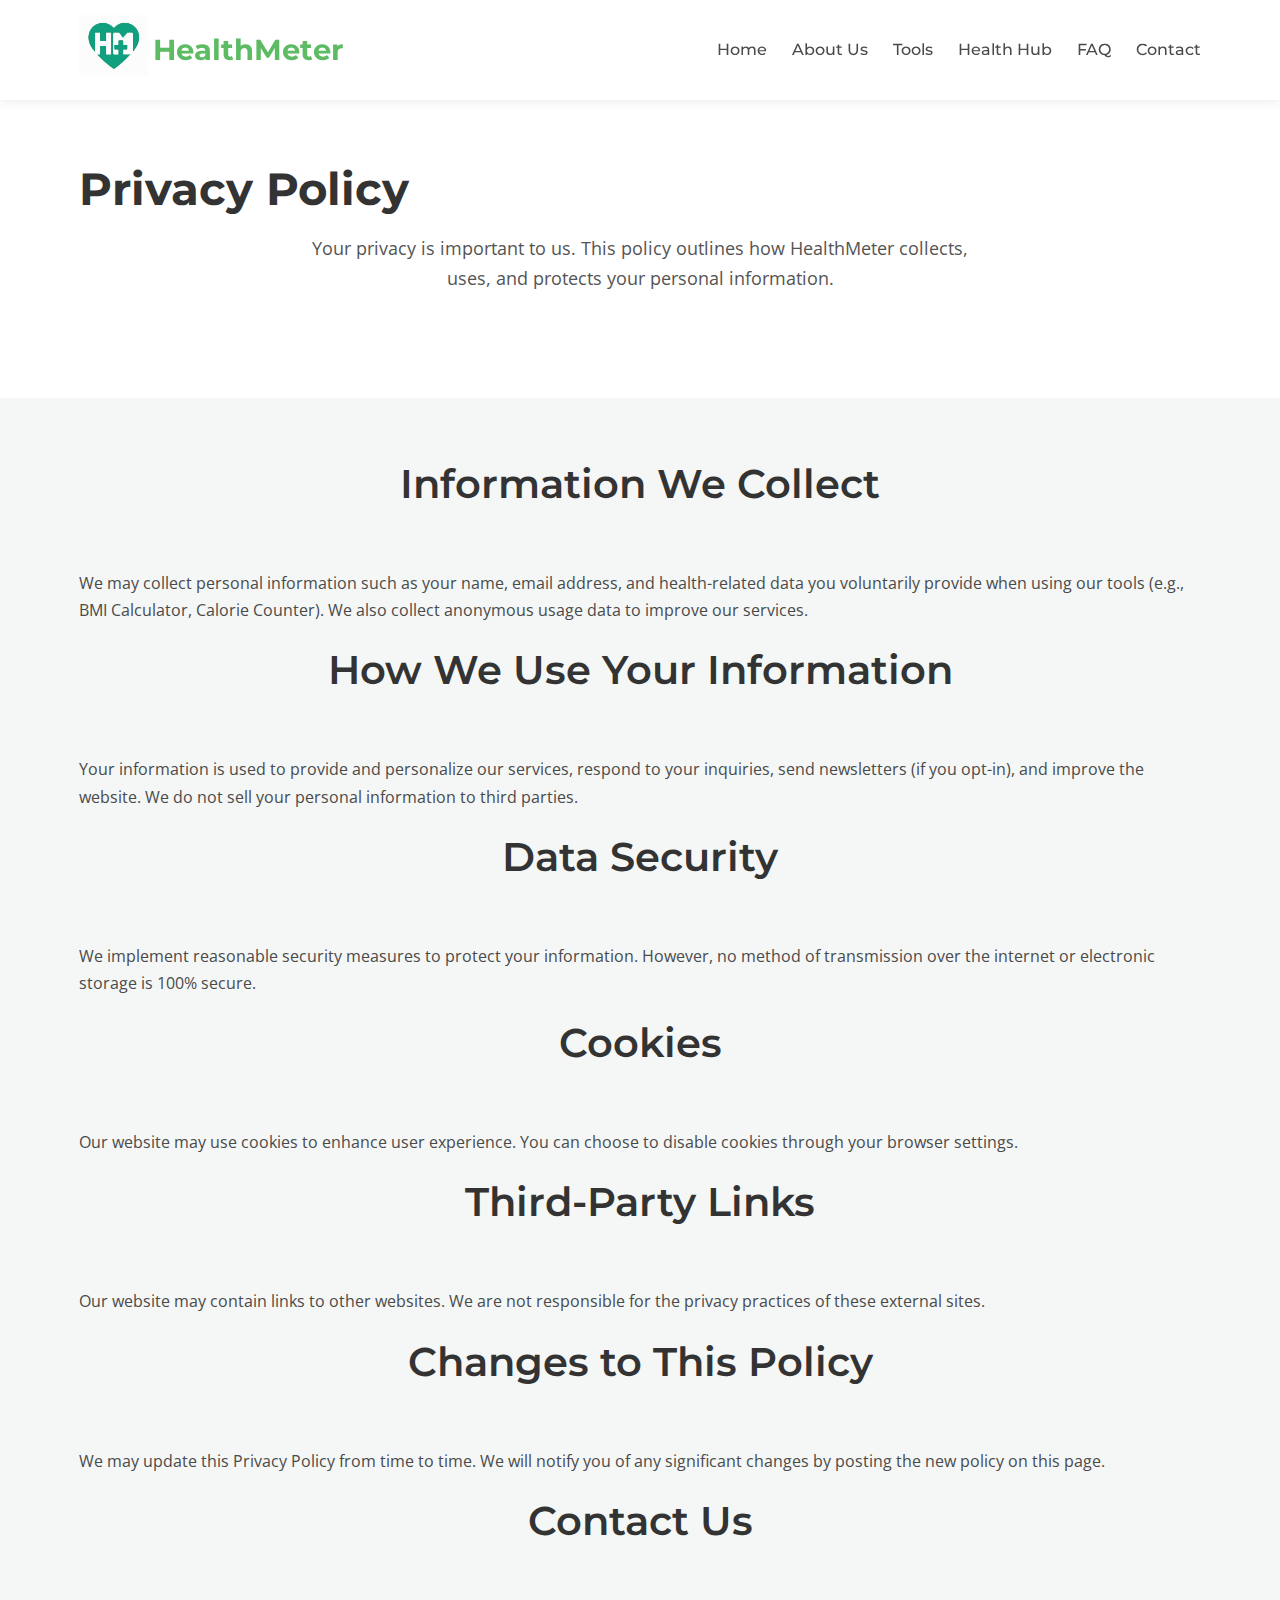
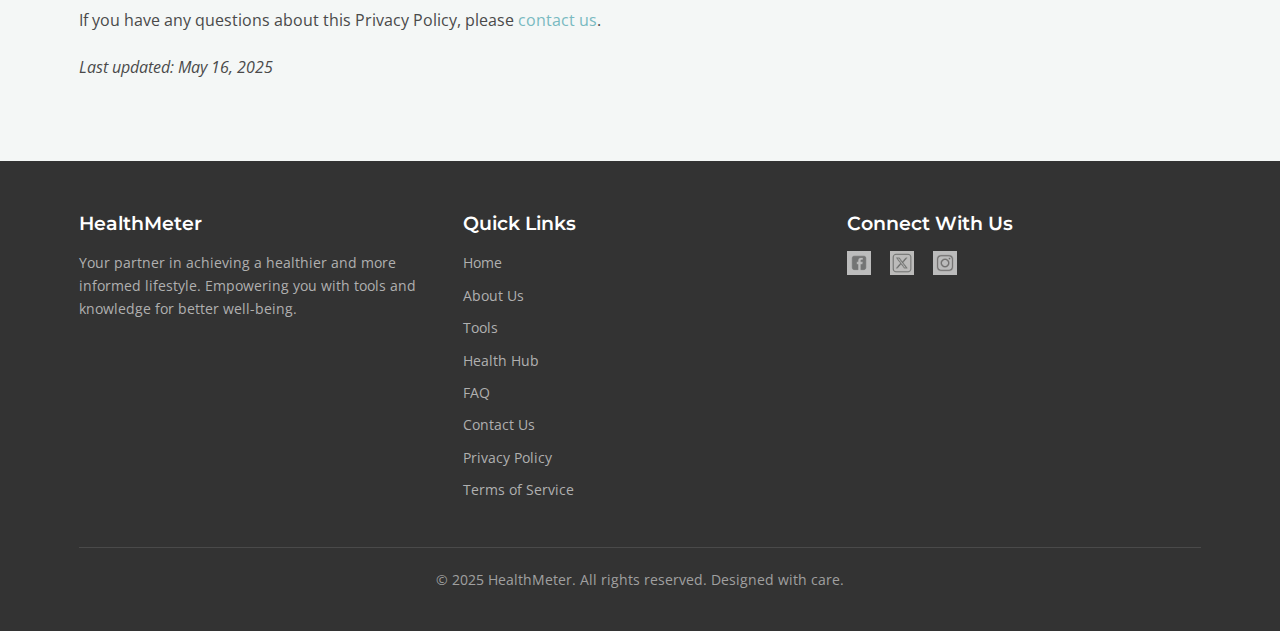
<file: privacy.html>
<!DOCTYPE html>
<html lang="en">
<head>
    <meta charset="UTF-8">
    <meta name="viewport" content="width=device-width, initial-scale=1.0">
    <title>Privacy Policy - HealthMeter</title>
    <link rel="preconnect" href="https://fonts.googleapis.com">
    <link rel="preconnect" href="https://fonts.gstatic.com" crossorigin>
    <link href="https://fonts.googleapis.com/css2?family=Montserrat:wght@400;500;600;700&family=Open+Sans:wght@400;600&display=swap" rel="stylesheet">
    <link rel="stylesheet" href="css/style.css">
</head>
<body>
    <header class="site-header">
        <div class="container">
            <div class="logo-container">
                <img src="images/health_logo.png" alt="HealthMeter Logo" class="logo">
                <a href="index.html" class="logo-text">HealthMeter</a>
            </div>
            <nav class="main-nav">
                <ul>
                    <li><a href="index.html">Home</a></li>
                    <li><a href="about.html">About Us</a></li>
                    <li><a href="tools.html">Tools</a></li>
                    <li><a href="blog.html">Health Hub</a></li>
                    <li><a href="faq.html">FAQ</a></li>
                    <li><a href="contact.html">Contact</a></li>
                </ul>
            </nav>
            <button class="mobile-nav-toggle" aria-label="Toggle navigation">Menu</button>
        </div>
    </header>
    <main>
        <section id="privacy-policy-main" class="content-section page-hero-section">
            <div class="container">
                <h1 class="page-title">Privacy Policy</h1>
                <p class="section-subtitle">Your privacy is important to us. This policy outlines how HealthMeter collects, uses, and protects your personal information.</p>
            </div>
        </section>

        <section class="content-section alternate-bg">
            <div class="container">
                <h2 class="section-title">Information We Collect</h2>
                <p>We may collect personal information such as your name, email address, and health-related data you voluntarily provide when using our tools (e.g., BMI Calculator, Calorie Counter). We also collect anonymous usage data to improve our services.</p>
                
                <h2 class="section-title">How We Use Your Information</h2>
                <p>Your information is used to provide and personalize our services, respond to your inquiries, send newsletters (if you opt-in), and improve the website. We do not sell your personal information to third parties.</p>

                <h2 class="section-title">Data Security</h2>
                <p>We implement reasonable security measures to protect your information. However, no method of transmission over the internet or electronic storage is 100% secure.</p>

                <h2 class="section-title">Cookies</h2>
                <p>Our website may use cookies to enhance user experience. You can choose to disable cookies through your browser settings.</p>

                <h2 class="section-title">Third-Party Links</h2>
                <p>Our website may contain links to other websites. We are not responsible for the privacy practices of these external sites.</p>

                <h2 class="section-title">Changes to This Policy</h2>
                <p>We may update this Privacy Policy from time to time. We will notify you of any significant changes by posting the new policy on this page.</p>

                <h2 class="section-title">Contact Us</h2>
                <p>If you have any questions about this Privacy Policy, please <a href="contact.html">contact us</a>.</p>
                
                <p><em>Last updated: May 16, 2025</em></p>
            </div>
        </section>

    </main>
    <footer class="site-footer">
        <div class="container">
            <div class="footer-content">
                <div class="footer-about">
                    <h4>HealthMeter</h4>
                    <p>Your partner in achieving a healthier and more informed lifestyle. Empowering you with tools and knowledge for better well-being.</p>
                </div>
                <div class="footer-links">
                    <h4>Quick Links</h4>
                    <ul>
                        <li><a href="index.html">Home</a></li>
                        <li><a href="about.html">About Us</a></li>
                        <li><a href="tools.html">Tools</a></li>
                        <li><a href="blog.html">Health Hub</a></li>
                        <li><a href="faq.html">FAQ</a></li>
                        <li><a href="contact.html">Contact Us</a></li>
                        <li><a href="privacy.html">Privacy Policy</a></li>
                        <li><a href="terms.html">Terms of Service</a></li>
                    </ul>
                </div>
                <div class="footer-social">
                    <h4>Connect With Us</h4>
                    <a href="#" aria-label="Facebook"><img src="images/icon_facebook.png" alt="Facebook"></a>
                    <a href="#" aria-label="Twitter"><img src="images/icon_twitter.png" alt="Twitter"></a>
                    <a href="#" aria-label="Instagram"><img src="images/icon_instagram.png" alt="Instagram"></a>
                </div>
            </div>
            <div class="footer-bottom">
                <p>&copy; 2025 HealthMeter. All rights reserved. Designed with care.</p>
            </div>
        </div>
    </footer>
    <script src="js/script.js"></script>
</body>
</html>
</file>
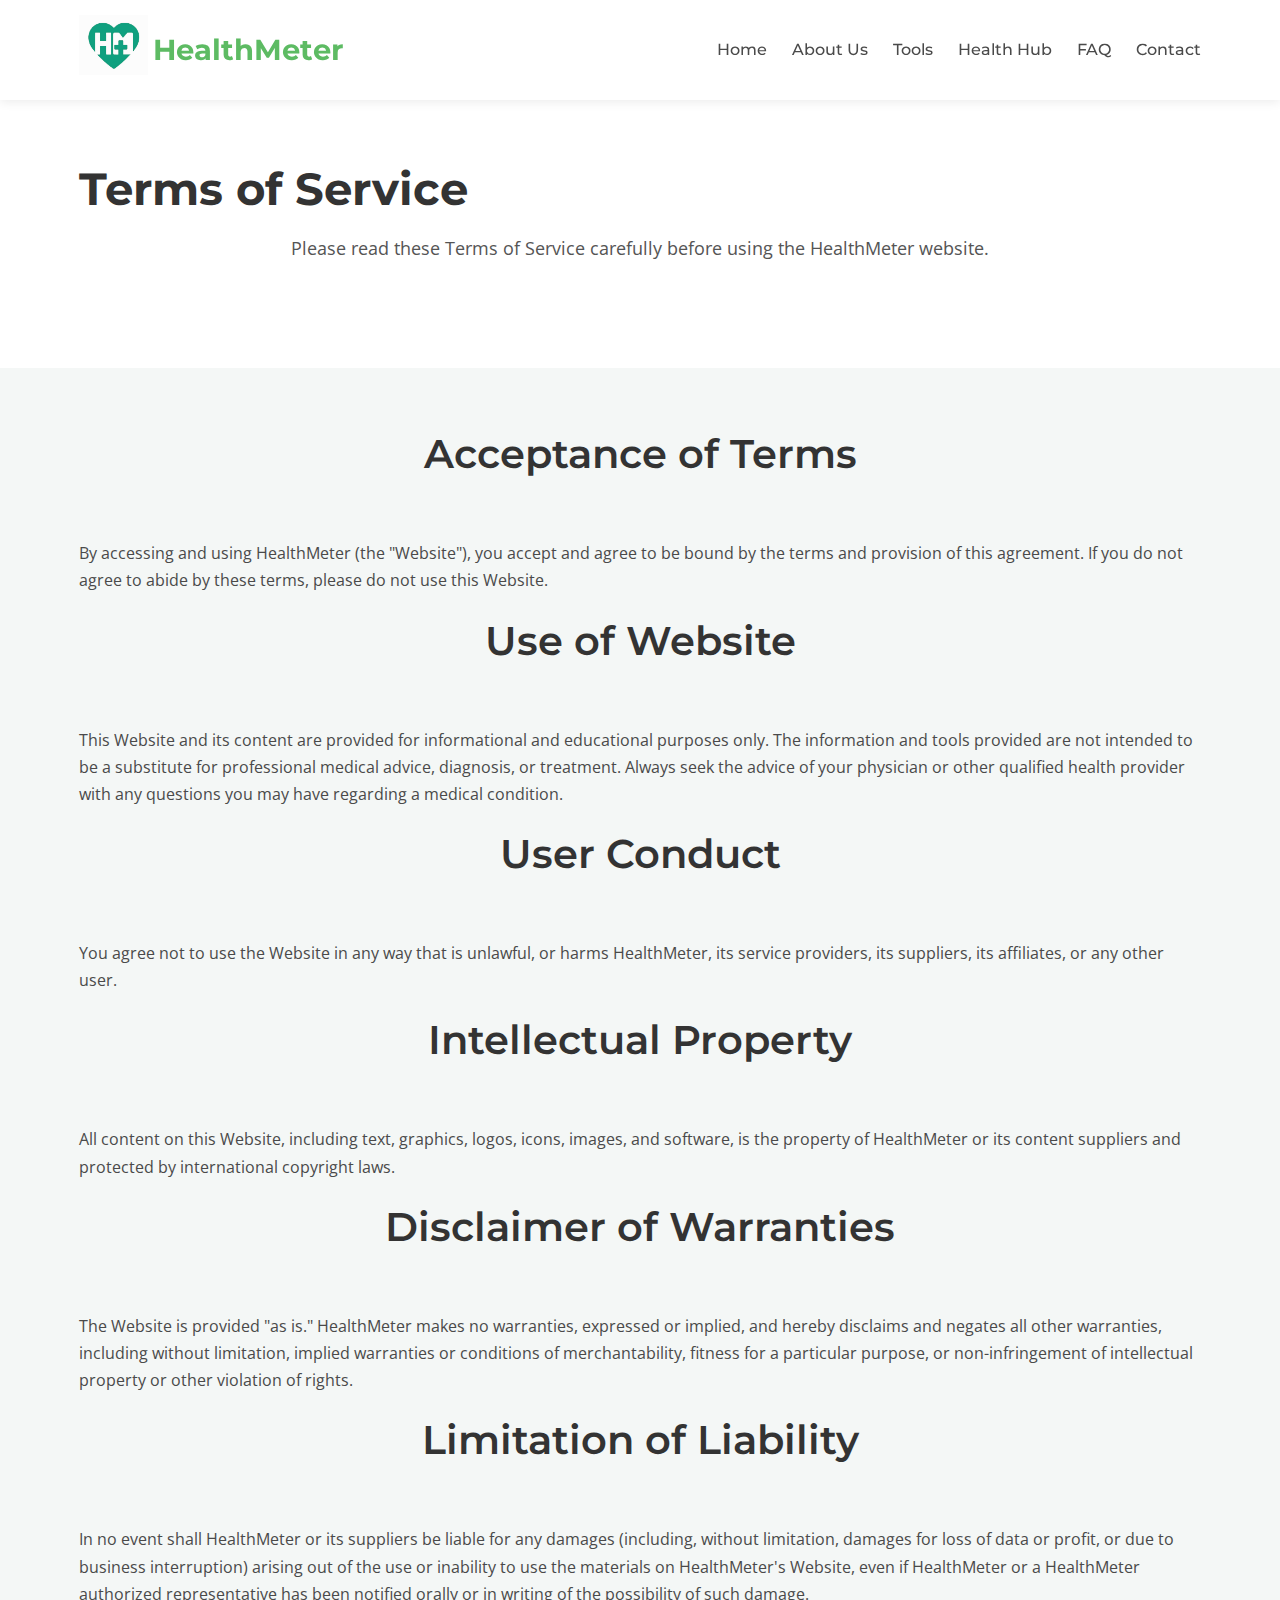
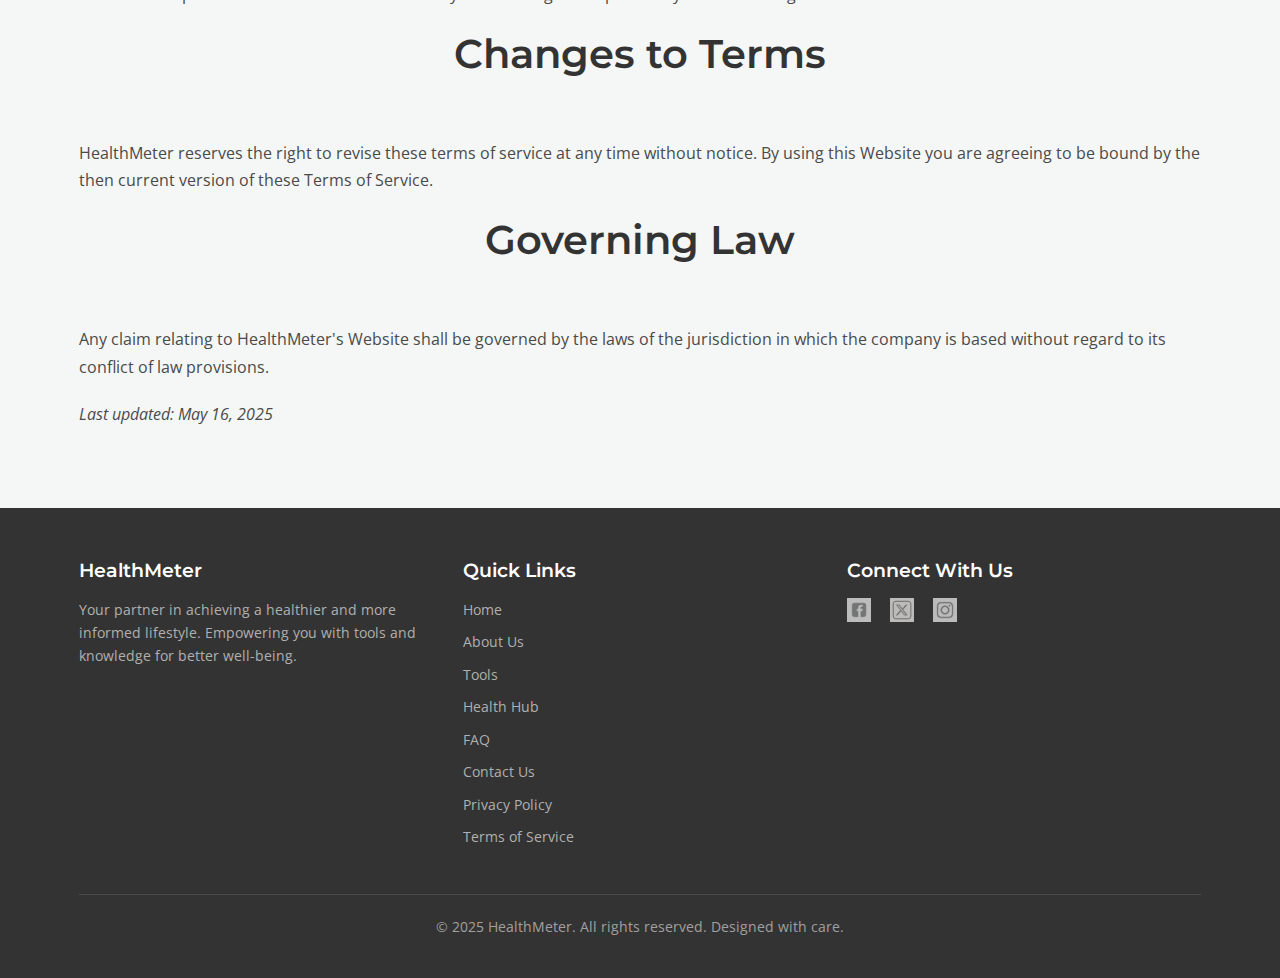
<file: terms.html>
<!DOCTYPE html>
<html lang="en">
<head>
    <meta charset="UTF-8">
    <meta name="viewport" content="width=device-width, initial-scale=1.0">
    <title>Terms of Service - HealthMeter</title>
    <link rel="preconnect" href="https://fonts.googleapis.com">
    <link rel="preconnect" href="https://fonts.gstatic.com" crossorigin>
    <link href="https://fonts.googleapis.com/css2?family=Montserrat:wght@400;500;600;700&family=Open+Sans:wght@400;600&display=swap" rel="stylesheet">
    <link rel="stylesheet" href="css/style.css">
</head>
<body>
    <header class="site-header">
        <div class="container">
            <div class="logo-container">
                <img src="images/health_logo.png" alt="HealthMeter Logo" class="logo">
                <a href="index.html" class="logo-text">HealthMeter</a>
            </div>
            <nav class="main-nav">
                <ul>
                    <li><a href="index.html">Home</a></li>
                    <li><a href="about.html">About Us</a></li>
                    <li><a href="tools.html">Tools</a></li>
                    <li><a href="blog.html">Health Hub</a></li>
                    <li><a href="faq.html">FAQ</a></li>
                    <li><a href="contact.html">Contact</a></li>
                </ul>
            </nav>
            <button class="mobile-nav-toggle" aria-label="Toggle navigation">Menu</button>
        </div>
    </header>
    <main>
        <section id="terms-of-service-main" class="content-section page-hero-section">
            <div class="container">
                <h1 class="page-title">Terms of Service</h1>
                <p class="section-subtitle">Please read these Terms of Service carefully before using the HealthMeter website.</p>
            </div>
        </section>

        <section class="content-section alternate-bg">
            <div class="container">
                <h2 class="section-title">Acceptance of Terms</h2>
                <p>By accessing and using HealthMeter (the "Website"), you accept and agree to be bound by the terms and provision of this agreement. If you do not agree to abide by these terms, please do not use this Website.</p>
                
                <h2 class="section-title">Use of Website</h2>
                <p>This Website and its content are provided for informational and educational purposes only. The information and tools provided are not intended to be a substitute for professional medical advice, diagnosis, or treatment. Always seek the advice of your physician or other qualified health provider with any questions you may have regarding a medical condition.</p>

                <h2 class="section-title">User Conduct</h2>
                <p>You agree not to use the Website in any way that is unlawful, or harms HealthMeter, its service providers, its suppliers, its affiliates, or any other user.</p>

                <h2 class="section-title">Intellectual Property</h2>
                <p>All content on this Website, including text, graphics, logos, icons, images, and software, is the property of HealthMeter or its content suppliers and protected by international copyright laws.</p>

                <h2 class="section-title">Disclaimer of Warranties</h2>
                <p>The Website is provided "as is." HealthMeter makes no warranties, expressed or implied, and hereby disclaims and negates all other warranties, including without limitation, implied warranties or conditions of merchantability, fitness for a particular purpose, or non-infringement of intellectual property or other violation of rights.</p>

                <h2 class="section-title">Limitation of Liability</h2>
                <p>In no event shall HealthMeter or its suppliers be liable for any damages (including, without limitation, damages for loss of data or profit, or due to business interruption) arising out of the use or inability to use the materials on HealthMeter's Website, even if HealthMeter or a HealthMeter authorized representative has been notified orally or in writing of the possibility of such damage.</p>

                <h2 class="section-title">Changes to Terms</h2>
                <p>HealthMeter reserves the right to revise these terms of service at any time without notice. By using this Website you are agreeing to be bound by the then current version of these Terms of Service.</p>

                <h2 class="section-title">Governing Law</h2>
                <p>Any claim relating to HealthMeter's Website shall be governed by the laws of the jurisdiction in which the company is based without regard to its conflict of law provisions.</p>

                <p><em>Last updated: May 16, 2025</em></p>
            </div>
        </section>

    </main>
    <footer class="site-footer">
        <div class="container">
            <div class="footer-content">
                <div class="footer-about">
                    <h4>HealthMeter</h4>
                    <p>Your partner in achieving a healthier and more informed lifestyle. Empowering you with tools and knowledge for better well-being.</p>
                </div>
                <div class="footer-links">
                    <h4>Quick Links</h4>
                    <ul>
                        <li><a href="index.html">Home</a></li>
                        <li><a href="about.html">About Us</a></li>
                        <li><a href="tools.html">Tools</a></li>
                        <li><a href="blog.html">Health Hub</a></li>
                        <li><a href="faq.html">FAQ</a></li>
                        <li><a href="contact.html">Contact Us</a></li>
                        <li><a href="privacy.html">Privacy Policy</a></li>
                        <li><a href="terms.html">Terms of Service</a></li>
                    </ul>
                </div>
                <div class="footer-social">
                    <h4>Connect With Us</h4>
                    <a href="#" aria-label="Facebook"><img src="images/icon_facebook.png" alt="Facebook"></a>
                    <a href="#" aria-label="Twitter"><img src="images/icon_twitter.png" alt="Twitter"></a>
                    <a href="#" aria-label="Instagram"><img src="images/icon_instagram.png" alt="Instagram"></a>
                </div>
            </div>
            <div class="footer-bottom">
                <p>&copy; 2025 HealthMeter. All rights reserved. Designed with care.</p>
            </div>
        </div>
    </footer>
    <script src="js/script.js"></script>
</body>
</html>
</file>
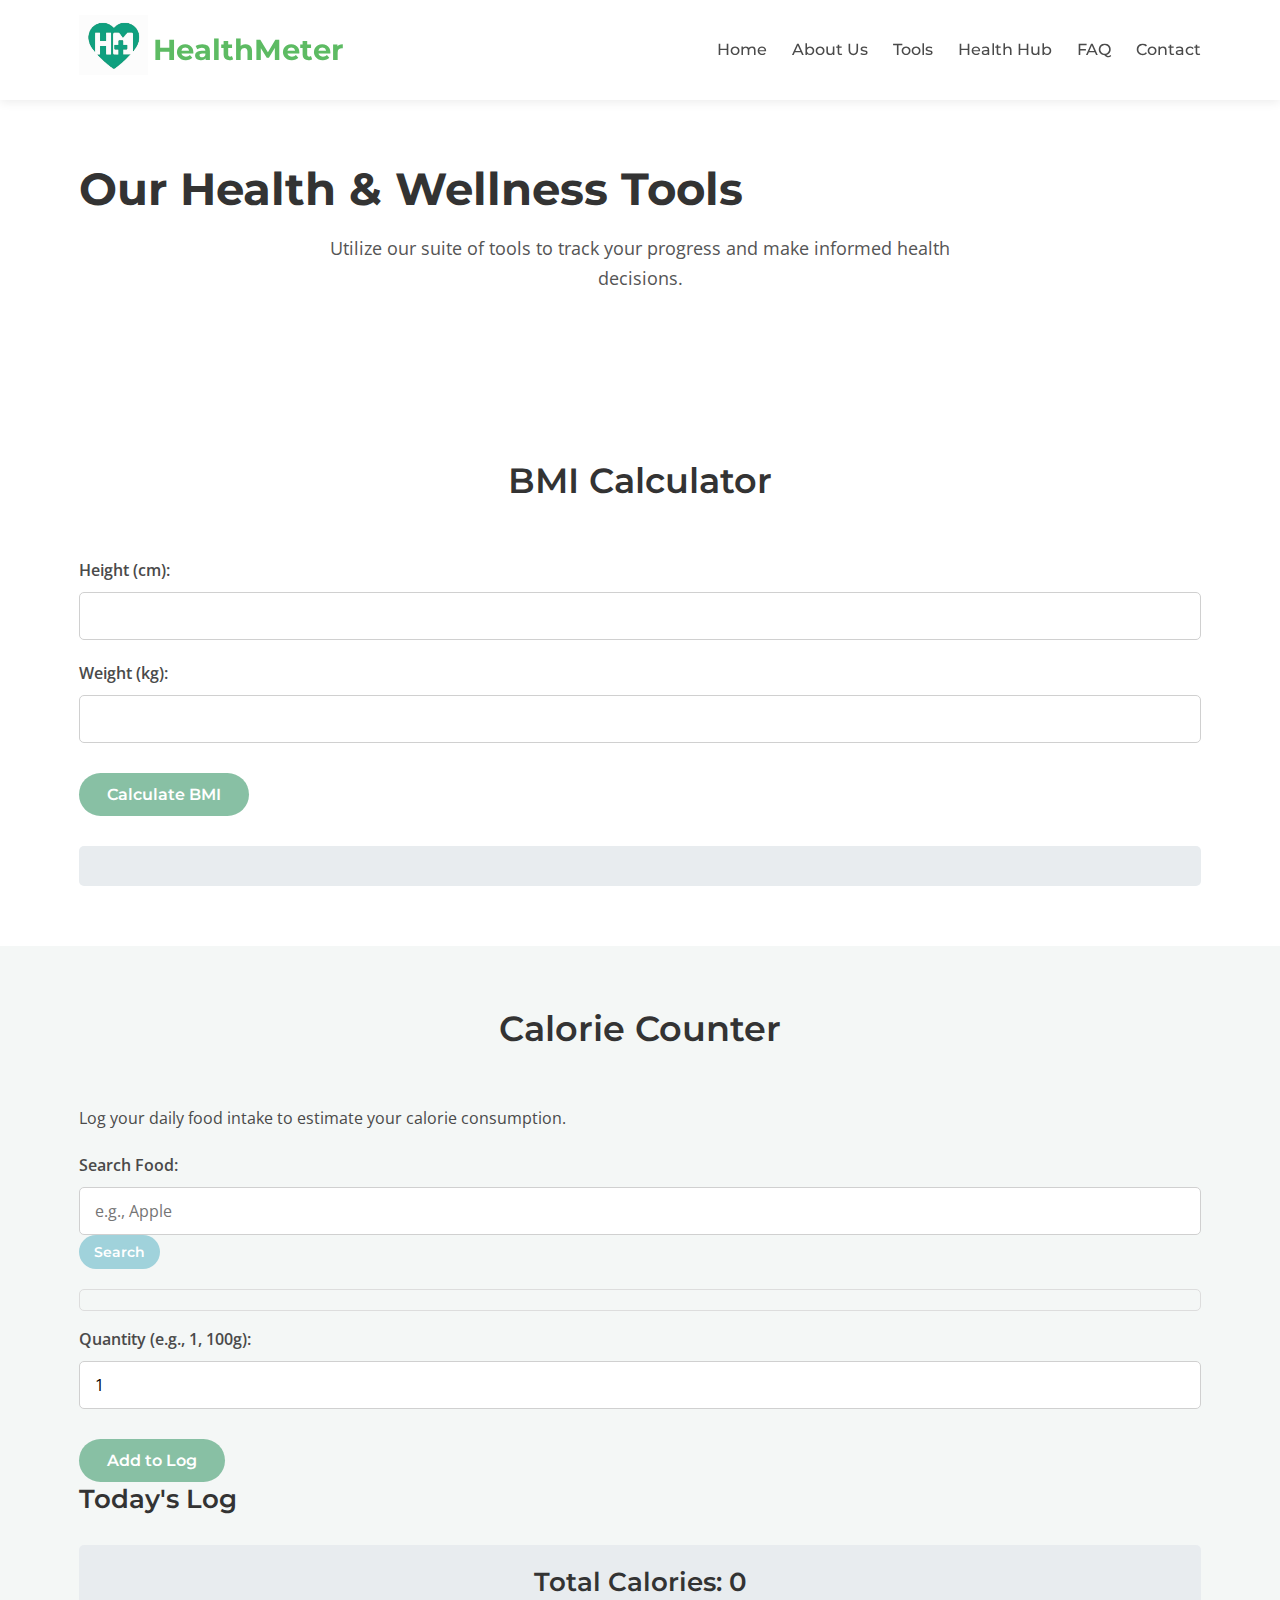
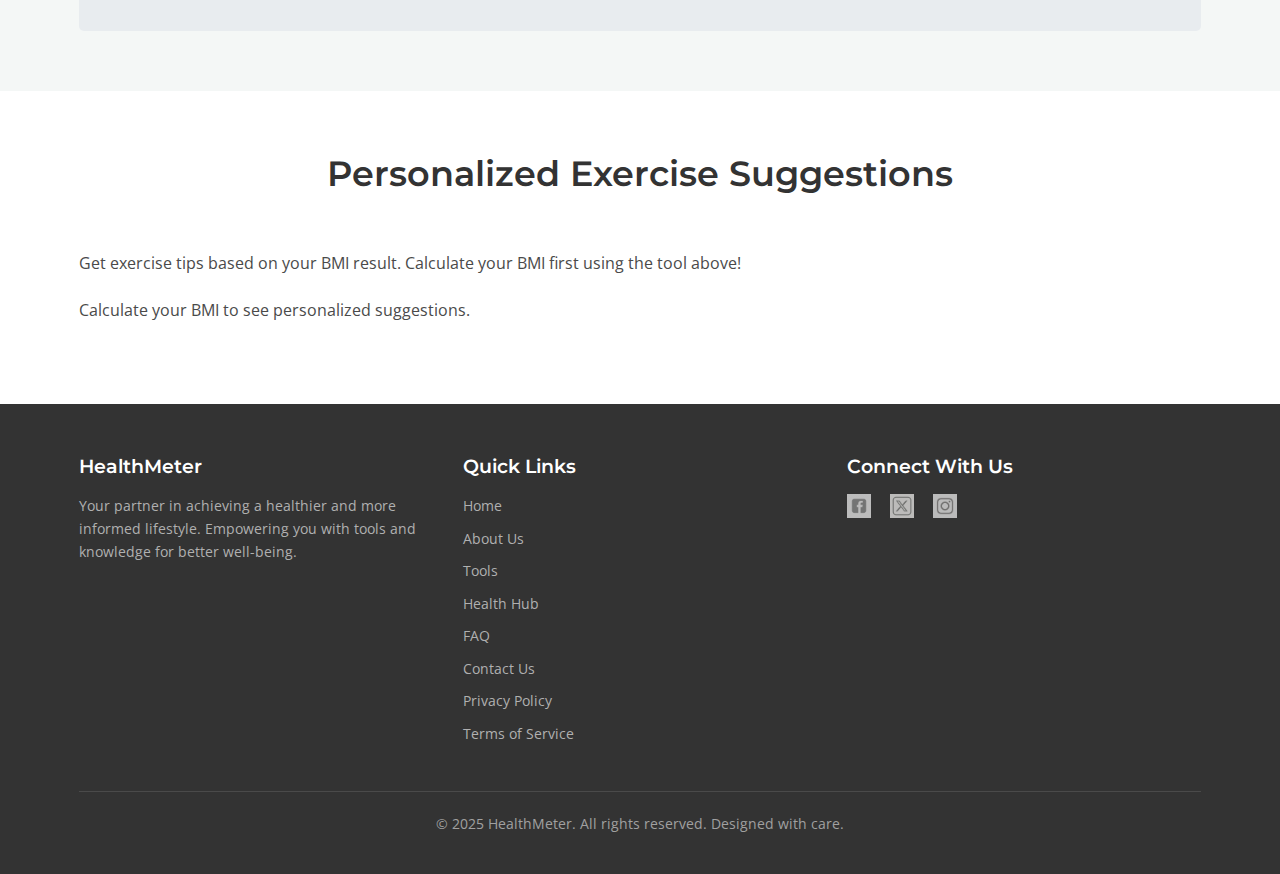
<file: tools.html>
<!DOCTYPE html>
<html lang="en">
<head>
    <meta charset="UTF-8">
    <meta name="viewport" content="width=device-width, initial-scale=1.0">
    <title>Health Tools - BMI, Calories, Exercise | HealthMeter</title>
    <link rel="preconnect" href="https://fonts.googleapis.com">
    <link rel="preconnect" href="https://fonts.gstatic.com" crossorigin>
    <link href="https://fonts.googleapis.com/css2?family=Montserrat:wght@400;500;600;700&family=Open+Sans:wght@400;600&display=swap" rel="stylesheet">
    <link rel="stylesheet" href="css/style.css">
</head>
<body>
    <header class="site-header">
        <div class="container">
            <div class="logo-container">
                <img src="images/health_logo.png" alt="HealthMeter Logo" class="logo">
                <a href="index.html" class="logo-text">HealthMeter</a>
            </div>
            <nav class="main-nav">
                <ul>
                    <li><a href="index.html">Home</a></li>
                    <li><a href="about.html">About Us</a></li>
                    <li><a href="tools.html">Tools</a></li>
                    <li><a href="blog.html">Health Hub</a></li>
                    <li><a href="faq.html">FAQ</a></li>
                    <li><a href="contact.html">Contact</a></li>
                </ul>
            </nav>
            <button class="mobile-nav-toggle" aria-label="Toggle navigation">Menu</button>
        </div>
    </header>
    <main>
        <section id="tools-intro" class="content-section page-hero-section">
            <div class="container">
                <h1 class="page-title">Our Health & Wellness Tools</h1>
                <p class="section-subtitle">Utilize our suite of tools to track your progress and make informed health decisions.</p>
            </div>
        </section>

        <section id="bmi-calculator-section" class="tool-section">
            <div class="container">
                <h2>BMI Calculator</h2>
                <form id="bmi-form">
                    <div class="form-group">
                        <label for="height">Height (cm):</label>
                        <input type="number" id="height" name="height" required>
                    </div>
                    <div class="form-group">
                        <label for="weight">Weight (kg):</label>
                        <input type="number" id="weight" name="weight" required>
                    </div>
                    <button type="submit" class="btn primary-btn">Calculate BMI</button>
                </form>
                <div id="bmi-result" class="result-area">
                    <!-- BMI result will be displayed here -->
                </div>
            </div>
        </section>

        <section id="calorie-counter-section" class="tool-section alternate-bg">
            <div class="container">
                <h2>Calorie Counter</h2>
                <p>Log your daily food intake to estimate your calorie consumption.</p>
                <div id="calorie-form-area">
                    <form id="calorie-form">
                        <div class="form-group">
                            <label for="food-search">Search Food:</label>
                            <input type="text" id="food-search" placeholder="e.g., Apple">
                            <button type="button" id="search-btn" class="btn-small secondary-btn">Search</button>
                        </div>
                        <div id="search-results" class="search-results-area">
                            <!-- Search results will appear here -->
                        </div>
                         <div class="form-group">
                            <label for="quantity">Quantity (e.g., 1, 100g):</label>
                            <input type="text" id="quantity" value="1" required>
                        </div>
                        <button type="submit" class="btn primary-btn">Add to Log</button>
                    </form>
                </div>
                <div id="food-log">
                    <h3>Today's Log</h3>
                    <ul id="food-log-list">
                        <!-- Logged food items will appear here -->
                    </ul>
                </div>
                <div id="calorie-total" class="result-area">
                    <h3>Total Calories: <span id="total-calories-value">0</span></h3>
                </div>
            </div>
        </section>

        <section id="exercise-suggestions-section" class="content-section">
            <div class="container">
                <h2>Personalized Exercise Suggestions</h2>
                <p>Get exercise tips based on your BMI result. Calculate your BMI first using the tool above!</p>
                <div id="exercise-content">
                    <!-- Exercise suggestions will be loaded here based on BMI -->
                </div>
            </div>
        </section>

    </main>
    <footer class="site-footer">
        <div class="container">
            <div class="footer-content">
                <div class="footer-about">
                    <h4>HealthMeter</h4>
                    <p>Your partner in achieving a healthier and more informed lifestyle. Empowering you with tools and knowledge for better well-being.</p>
                </div>
                <div class="footer-links">
                    <h4>Quick Links</h4>
                    <ul>
                        <li><a href="index.html">Home</a></li>
                        <li><a href="about.html">About Us</a></li>
                        <li><a href="tools.html">Tools</a></li>
                        <li><a href="blog.html">Health Hub</a></li>
                        <li><a href="faq.html">FAQ</a></li>
                        <li><a href="contact.html">Contact Us</a></li>
                        <li><a href="privacy.html">Privacy Policy</a></li>
                        <li><a href="terms.html">Terms of Service</a></li>
                    </ul>
                </div>
                <div class="footer-social">
                    <h4>Connect With Us</h4>
                    <a href="#" aria-label="Facebook"><img src="images/icon_facebook.png" alt="Facebook"></a>
                    <a href="#" aria-label="Twitter"><img src="images/icon_twitter.png" alt="Twitter"></a>
                    <a href="#" aria-label="Instagram"><img src="images/icon_instagram.png" alt="Instagram"></a>
                </div>
            </div>
            <div class="footer-bottom">
                <p>&copy; 2025 HealthMeter. All rights reserved. Designed with care.</p>
            </div>
        </div>
    </footer>
    <script src="js/script.js"></script>
</body>
</html>
</file>
<file: css/style.css>
* {
    margin: 0;
    padding: 0;
    box-sizing: border-box;
}

html {
    scroll-behavior: smooth;
}

body {
    font-family: 'Open Sans', sans-serif;
    font-size: 16px;
    line-height: 1.7;
    color: #4A4A4A;
    background-color: #FFFFFF; 
    -webkit-font-smoothing: antialiased;
    -moz-osx-font-smoothing: grayscale;
}

.container {
    width: 90%;
    max-width: 1200px;
    margin: 0 auto;
    padding: 0 15px;
}

h1, h2, h3, h4, h5, h6 {
    font-family: 'Montserrat', sans-serif;
    color: #333333; 
    margin-bottom: 0.75em;
    line-height: 1.3;
}

h1 {
    font-size: 2.8rem; /* Responsive adjustments later */
    font-weight: 700;
}

h2 {
    font-size: 2.2rem;
    font-weight: 600;
}

h3 {
    font-size: 1.6rem;
    font-weight: 600;
}

p {
    margin-bottom: 1.25em;
}

a {
    color: #79BAC1; 
    text-decoration: none;
    transition: color 0.3s ease;
}

a:hover, a:focus {
    color: #5DBB63; 
    text-decoration: underline;
}

img {
    max-width: 100%;
    height: auto;
    display: block;
}

ul, ol {
    list-style-position: inside;
    padding-left: 1.5em;
    margin-bottom: 1em;
}

/* 2. Utility Classes */
.text-center {
    text-align: center;
}

.section-title {
    text-align: center;
    margin-bottom: 1.5em; 
    font-size: 2.5rem; 
    color: #333333;
}

.section-subtitle {
    text-align: center;
    font-size: 1.1rem;
    color: #555555;
    max-width: 700px;
    margin: -1em auto 2.5em auto;
}

.primary-btn, .secondary-btn, .cta-button {
    display: inline-block;
    padding: 12px 28px;
    border-radius: 25px; 
    font-weight: 600;
    text-decoration: none;
    transition: background-color 0.3s ease, transform 0.2s ease;
    border: none;
    cursor: pointer;
    font-family: 'Montserrat', sans-serif;
    font-size: 1rem;
}

.primary-btn, .primary-cta {
    background-color: #88C0A4; 
    color: #FFFFFF;
}

.primary-btn:hover, .primary-cta:hover {
    background-color: #5DBB63; 
    color: #FFFFFF;
    transform: translateY(-2px);
    text-decoration: none;
}

.secondary-btn {
    background-color: #A0D2DB; 
    color: #FFFFFF;
}

.secondary-btn:hover {
    background-color: #4A90E2; 
    color: #FFFFFF;
    transform: translateY(-2px);
    text-decoration: none;
}

.learn-more-link {
    color: #88C0A4; 
    font-weight: 600;
    text-decoration: none;
}

.learn-more-link:hover {
    color: #5DBB63; 
    text-decoration: underline;
}

.alternate-bg {
    background-color: #F4F7F6;
    padding: 60px 0;
}

/* 3. Header & Navigation */
.site-header {
    background-color: #FFFFFF;
    padding: 15px 0;
    box-shadow: 0 2px 10px rgba(0,0,0,0.08);
    position: sticky;
    top: 0;
    z-index: 1000;
    width: 100%;
}

.site-header .container {
    display: flex;
    justify-content: space-between;
    align-items: center;
}

.logo-container{
    display: flex;
    justify-content: left;
    align-items: center;
}

.logo {
    height: 60px;
    margin-right: 5px;
    margin-bottom: 10px;
}

.logo-text {
    font-family: 'Montserrat', sans-serif;
    font-size: 1.8rem;
    font-weight: 700;
    color: #5DBB63; 
    text-decoration: none;
}

.logo-text:hover {
    color: #88C0A4;
    text-decoration: none;
}

.main-nav ul {
    list-style: none;
    padding: 0;
    margin: 0;
    display: flex;
}

.main-nav li {
    margin-left: 25px;
}

.main-nav a {
    font-family: 'Montserrat', sans-serif;
    font-weight: 500;
    color: #4A4A4A;
    text-decoration: none;
    padding: 5px 0;
    position: relative;
}

.main-nav a::after {
    content: '';
    position: absolute;
    bottom: -2px;
    left: 0;
    width: 0;
    height: 2px;
    background-color: #88C0A4;
    transition: width 0.3s ease;
}

.main-nav a:hover::after, .main-nav a.active::after {
    width: 100%;
}

.main-nav a:hover, .main-nav a.active {
    color: #5DBB63;
    text-decoration: none;
}

.mobile-nav-toggle {
    display: none; 
    background: none;
    border: none;
    font-size: 1.5rem;
    color: #333333;
    cursor: pointer;
}

/* 4. Hero Section */
.hero-section {
    background-color: #F4F7F6; 
    padding: 80px 0;
    text-align: left;
    min-height: 80vh;
    display: flex;
    align-items: center;
}

.hero-section .container {
    display: flex;
    align-items: center;
    justify-content: space-between;
    gap: 40px;
}

.hero-content {
    max-width: 55%;
}

.hero-content h1 {
    color: #333333;
    margin-bottom: 0.5em;
}

.hero-content p {
    font-size: 1.2rem;
    color: #555555;
    margin-bottom: 1.5em;
    max-width: 90%;
}

.hero-image-placeholder {
    max-width: 40%;
}

.hero-image-placeholder img {
    border-radius: 10px;
    box-shadow: 0 10px 30px rgba(0,0,0,0.1);
}

/* 5. Features Section */
.features-section {
    padding: 60px 0;
}

.features-grid {
    display: grid;
    grid-template-columns: repeat(auto-fit, minmax(280px, 1fr));
    gap: 30px;
    margin-top: 2em;
}

.feature-item {
    background-color: #FFFFFF;
    padding: 30px;
    border-radius: 10px;
    box-shadow: 0 5px 20px rgba(0,0,0,0.07);
    text-align: center;
    transition: transform 0.3s ease, box-shadow 0.3s ease;
}

.feature-item:hover {
    transform: translateY(-10px);
    box-shadow: 0 15px 30px rgba(0,0,0,0.1);
}

.feature-icon {
    width: 60px; 
    height: 60px;
    margin: 0 auto 20px auto;
}

.feature-item h3 {
    color: #5DBB63; 
    margin-bottom: 0.5em;
    font-size: 1.4rem;
}

.feature-item p {
    font-size: 0.95rem;
    color: #555555;
    margin-bottom: 1em;
}

/* 6. Tool Sections (BMI, Calorie Counter) */
.tool-section {
    padding: 60px 0;
}

.tool-section h2 {
    text-align: center;
    margin-bottom: 1.5em;
}

.form-group {
    margin-bottom: 20px;
}

.form-group label {
    display: block;
    margin-bottom: 8px;
    font-weight: 600;
    color: #4A4A4A;
}

.form-group input[type="text"],
.form-group input[type="number"],
.form-group input[type="email"],
.form-group textarea {
    width: 100%;
    padding: 12px 15px;
    border: 1px solid #D0D0D0;
    border-radius: 5px;
    font-size: 1rem;
    font-family: 'Open Sans', sans-serif;
    transition: border-color 0.3s ease;
}

.form-group input[type="text"]:focus,
.form-group input[type="number"]:focus,
.form-group input[type="email"]:focus,
.form-group textarea:focus {
    border-color: #88C0A4; 
    outline: none;
    box-shadow: 0 0 0 2px rgba(136, 192, 164, 0.2);
}

.btn {
    
    margin-top: 10px;
}

.btn-small {
    padding: 8px 15px;
    font-size: 0.9rem;
}

.result-area {
    margin-top: 30px;
    padding: 20px;
    background-color: #E8ECEF; 
    border-radius: 5px;
    text-align: center;
}

.result-area h3 {
    color: #333333;
    margin-bottom: 0.5em;
}

#search-results {
    margin-top: 15px;
    margin-bottom: 15px;
    max-height: 150px;
    overflow-y: auto;
    border: 1px solid #ddd;
    padding: 10px;
    border-radius: 5px;
}

#search-results div {
    padding: 8px;
    cursor: pointer;
    border-bottom: 1px solid #eee;
}

#search-results div:last-child {
    border-bottom: none;
}

#search-results div:hover {
    background-color: #f0f0f0;
}

#food-log-list {
    list-style: none;
    padding: 0;
}

#food-log-list li {
    padding: 8px 0;
    border-bottom: 1px dashed #ccc;
}

/* 7. Content Sections (Exercise, Info Hub) */
.content-section {
    padding: 60px 0;
}

.content-section h2 {
    text-align: center;
    margin-bottom: 1.5em;
}

#exercise-content article, #info-hub article {
    margin-bottom: 30px;
    padding: 20px;
    background-color: #FFFFFF;
    border-radius: 8px;
    box-shadow: 0 3px 15px rgba(0,0,0,0.05);
}

/* 8. Blog Section (New) */
.blog-section {
    padding: 60px 0;
}

.blog-grid {
    display: grid;
    grid-template-columns: repeat(auto-fit, minmax(300px, 1fr));
    gap: 30px;
    margin-bottom: 30px;
}

.blog-post-item {
    background-color: #FFFFFF;
    border-radius: 10px;
    box-shadow: 0 5px 20px rgba(0,0,0,0.07);
    overflow: hidden; /* To contain the image */
    transition: transform 0.3s ease, box-shadow 0.3s ease;
}

.blog-post-item:hover {
    transform: translateY(-5px);
    box-shadow: 0 10px 25px rgba(0,0,0,0.1);
}

.blog-thumbnail {
    width: 100%;
    height: 200px; 
    object-fit: cover; 
}

.blog-post-content {
    padding: 25px;
}

.blog-post-category {
    display: inline-block;
    background-color: #A0D2DB; 
    color: #FFFFFF;
    padding: 5px 10px;
    border-radius: 15px;
    font-size: 0.8rem;
    font-weight: 600;
    margin-bottom: 10px;
    text-transform: uppercase;
}

.blog-post-content h3 {
    font-size: 1.3rem;
    margin-bottom: 0.5em;
    color: #333333;
}

.blog-post-content p {
    font-size: 0.95rem;
    color: #555555;
    margin-bottom: 1em;
}

/* 9. Testimonials Section (New) */
.testimonials-section {
    padding: 60px 0;
    background-color: #FFFFFF; 
}

.testimonial-slider {
    
    display: flex; 
    overflow-x: auto; 
    gap: 20px;
}

.testimonial-item {
    background-color: #F4F7F6; 
    padding: 30px;
    border-radius: 10px;
    min-width: 300px; 
    text-align: center;
    box-shadow: 0 5px 15px rgba(0,0,0,0.05);
}

.testimonial-icon {
    width: 40px;
    height: 40px;
    margin: 0 auto 15px auto;
    opacity: 0.7;
}

.testimonial-item blockquote p {
    font-size: 1.05rem;
    font-style: italic;
    color: #4A4A4A;
    margin-bottom: 1em;
}

.testimonial-item footer {
    font-weight: 600;
    color: #5DBB63; 
}

/* 10. FAQ Section (New) */
.faq-section {
    padding: 60px 0;
}

.faq-accordion {
    max-width: 800px;
    margin: 0 auto;
}

.faq-item {
    background-color: #FFFFFF;
    margin-bottom: 10px;
    border-radius: 8px;
    box-shadow: 0 2px 10px rgba(0,0,0,0.06);
    overflow: hidden; 
}

.faq-question {
    width: 100%;
    background-color: transparent;
    border: none;
    padding: 20px;
    text-align: left;
    font-family: 'Montserrat', sans-serif;
    font-size: 1.1rem;
    font-weight: 600;
    color: #333333;
    cursor: pointer;
    display: flex;
    justify-content: space-between;
    align-items: center;
    transition: background-color 0.2s ease;
}

.faq-question:hover {
    background-color: #F9F9F9;
}

.faq-icon {
    font-size: 1.5rem;
    font-weight: bold;
    transition: transform 0.3s ease;
}

.faq-item.active .faq-icon {
    transform: rotate(45deg);
}

.faq-answer {
    padding: 0 20px 20px 20px;
    max-height: 0;
    overflow: hidden;
    transition: max-height 0.4s ease-out, padding 0.4s ease-out;
}

.faq-item.active .faq-answer {
    max-height: 300px;
}

.faq-answer p {
    font-size: 0.95rem;
    color: #555555;
    margin-bottom: 0;
}

/* 11. Newsletter & CTA Sections */
.newsletter-section.cta-section {
    background-color: #88C0A4; 
    color: #FFFFFF;
    padding: 60px 0;
    text-align: center;
}

.newsletter-section .container {
    display: flex;
    flex-direction: column; 
    align-items: center;
    gap: 30px;
}

.newsletter-content {
    max-width: 600px;
}

.newsletter-icon {
    width: 50px;
    height: 50px;
    margin: 0 auto 15px auto;
}

.newsletter-section h2 {
    color: #FFFFFF;
    margin-bottom: 0.3em;
}

.newsletter-section p {
    font-size: 1.1rem;
    margin-bottom: 1.5em;
    opacity: 0.9;
}

.newsletter-form-container {
    display: flex;
    gap: 10px;
    width: 100%;
    max-width: 500px;
}

.newsletter-form-container input[type="email"] {
    flex-grow: 1;
    border-radius: 25px;
    border: 1px solid #FFFFFF;
    padding: 12px 20px;
    background-color: rgba(255,255,255,0.2);
    color: #FFFFFF;
}

.newsletter-form-container input[type="email"]::placeholder {
    color: rgba(255,255,255,0.7);
}

.newsletter-form-container .btn {
    background-color: #FFFFFF;
    color: #5DBB63; 
    border: none;
}

.newsletter-form-container .btn:hover {
    background-color: #F0F0F0;
    color: #5DBB63;
}

/* 12. Contact Section (New) */
.contact-section {
    padding: 60px 0;
}

.contact-form-grid {
    display: grid;
    grid-template-columns: 1fr;
    gap: 20px;
    max-width: 700px;
    margin: 2em auto 0 auto;
}

.form-group-full {
    grid-column: 1 / -1; 
}

/* 13. Footer */
.site-footer {
    background-color: #333333; 
    color: #E0E0E0;
    padding: 50px 0 20px 0;
    font-size: 0.9rem;
}


.footer-content {
    display: flex;
    flex-wrap: wrap;
    justify-content: space-between;
    gap: 30px;
    margin-bottom: 30px;
}

.footer-about, .footer-links, .footer-social {
    flex: 1;
    min-width: 200px; 
}

.site-footer h4 {
    color: #FFFFFF;
    font-size: 1.2rem;
    margin-bottom: 15px;
    font-weight: 600;
}

.footer-about p {
    color: #B0B0B0;
    line-height: 1.6;
}

.footer-links ul {
    list-style: none;
    padding: 0;
}

.footer-links li {
    margin-bottom: 8px;
}

.footer-links a {
    color: #B0B0B0;
    text-decoration: none;
}

.footer-links a:hover {
    color: #FFFFFF;
    text-decoration: underline;
}

.footer-social a {
    display: inline-block;
    margin-right: 15px;
}

.footer-social img {
    width: 24px; 
    height: 24px;
    opacity: 0.7;
    transition: opacity 0.3s ease;
}

.footer-social a:hover img {
    opacity: 1;
}

.footer-bottom {
    text-align: center;
    padding-top: 20px;
    border-top: 1px solid #4A4A4A;
    color: #A0A0A0;
}

/* 14. Responsive Design */
@media (max-width: 992px) {
    .hero-content {
        max-width: 100%;
        text-align: center;
    }
    .hero-section .container {
        flex-direction: column;
    }
    .hero-image-placeholder {
        max-width: 70%;
        margin-top: 30px;
    }
    .features-grid {
        grid-template-columns: repeat(auto-fit, minmax(250px, 1fr));
    }
    .newsletter-section .container {
        flex-direction: column;
    }
    .newsletter-form-container {
        flex-direction: column;
    }
    .contact-form-grid {
        grid-template-columns: 1fr; 
    }
}

@media (max-width: 768px) {
    h1 {
        font-size: 2.2rem;
    }
    h2, .section-title {
        font-size: 1.8rem;
    }
    .main-nav {
        display: none; 
        position: absolute;
        top: 100%; 
        left: 0;
        width: 100%;
        background-color: #FFFFFF;
        box-shadow: 0 5px 10px rgba(0,0,0,0.1);
        padding: 15px 0;
    }
    .main-nav.active {
        display: block; 
    }
    .main-nav ul {
        flex-direction: column;
        align-items: center;
    }
    .main-nav li {
        margin: 10px 0;
    }
    .mobile-nav-toggle {
        display: block; 
    }
    .features-grid {
        grid-template-columns: 1fr; 
    }
    .blog-grid {
        grid-template-columns: 1fr; 
    }
    .footer-content {
        flex-direction: column;
        text-align: center;
    }
    .footer-social {
        margin-top: 20px;
    }
    .footer-social a {
        margin: 0 10px;
    }
}

@media (max-width: 480px) {
    body {
        font-size: 15px;
    }
    .primary-btn, .secondary-btn, .cta-button {
        padding: 10px 20px;
        font-size: 0.9rem;
    }
    .hero-content p {
        font-size: 1rem;
    }
    .tool-section, .content-section, .blog-section, .testimonials-section, .faq-section, .newsletter-section, .contact-section {
        padding: 40px 0;
    }
}

.hero-image-placeholder img,
.blog-thumbnail {
    background-color: #E0E0E0; 
}
</file>
